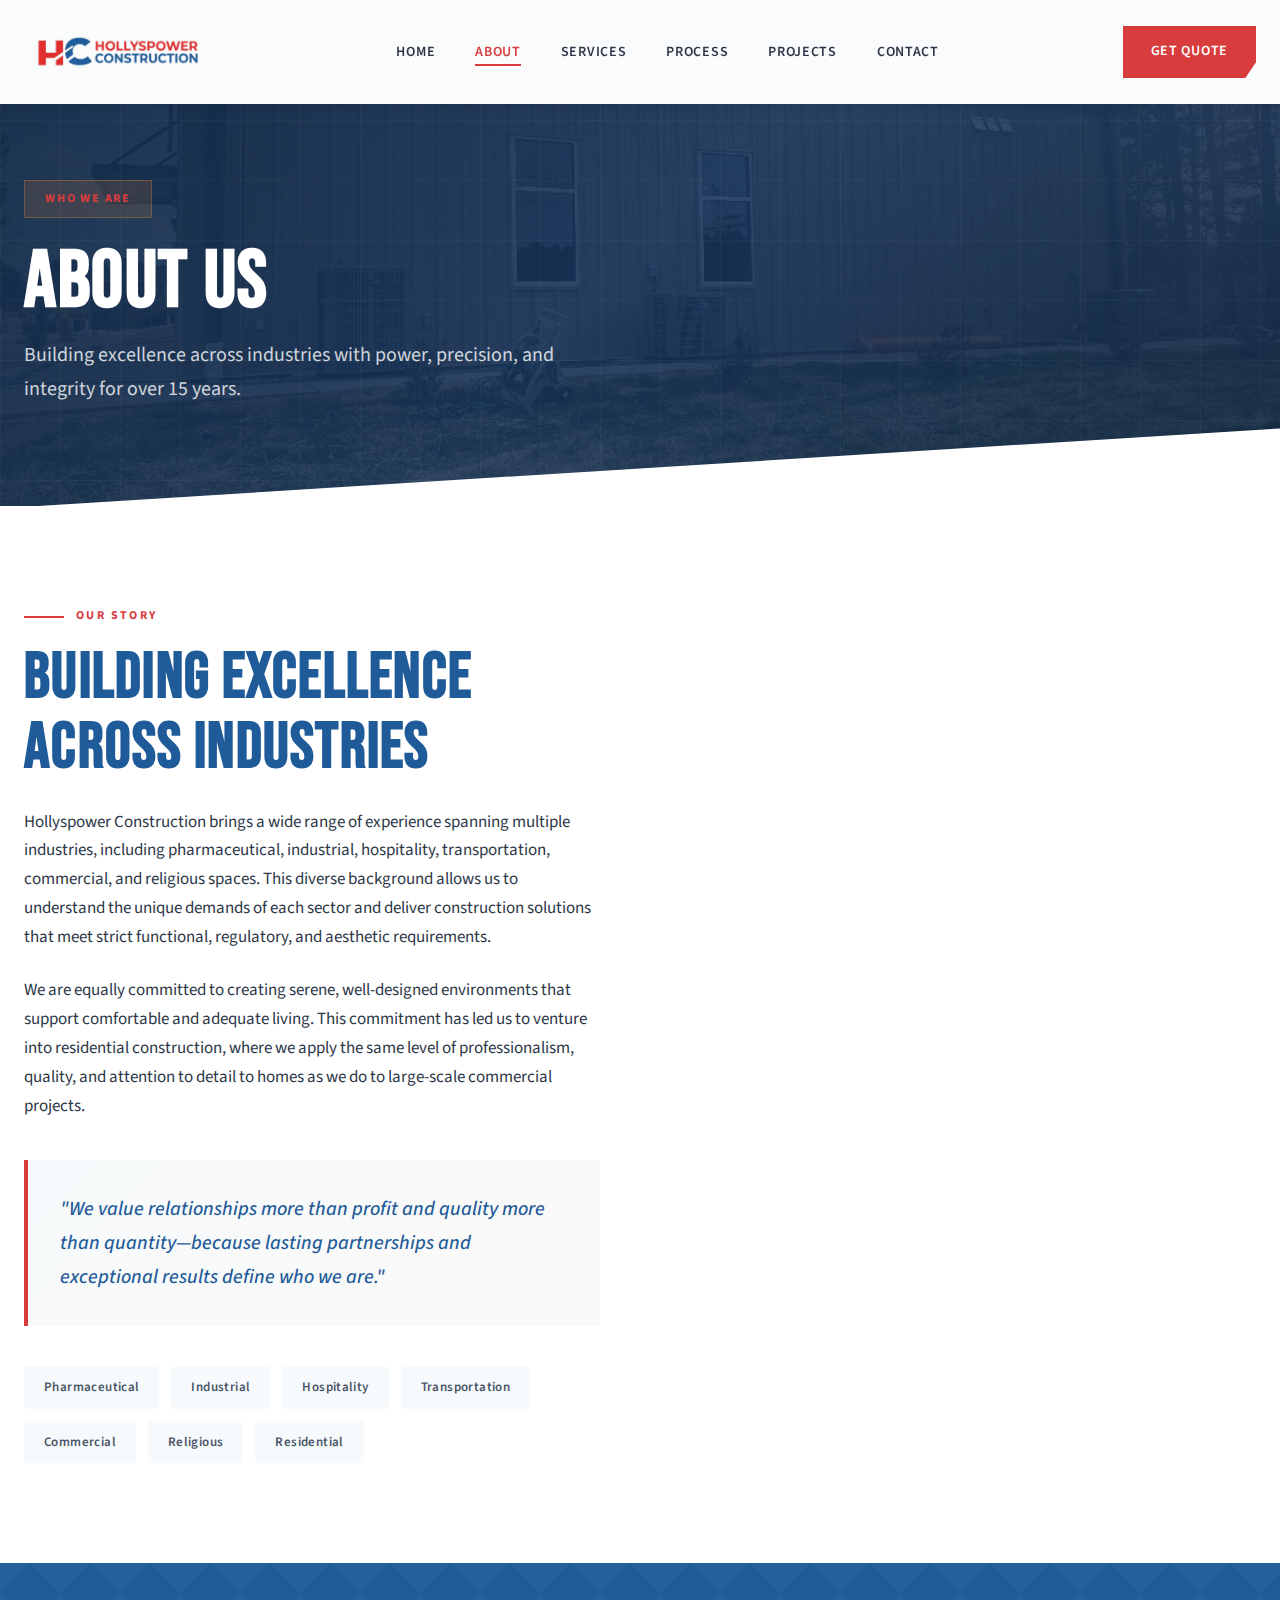
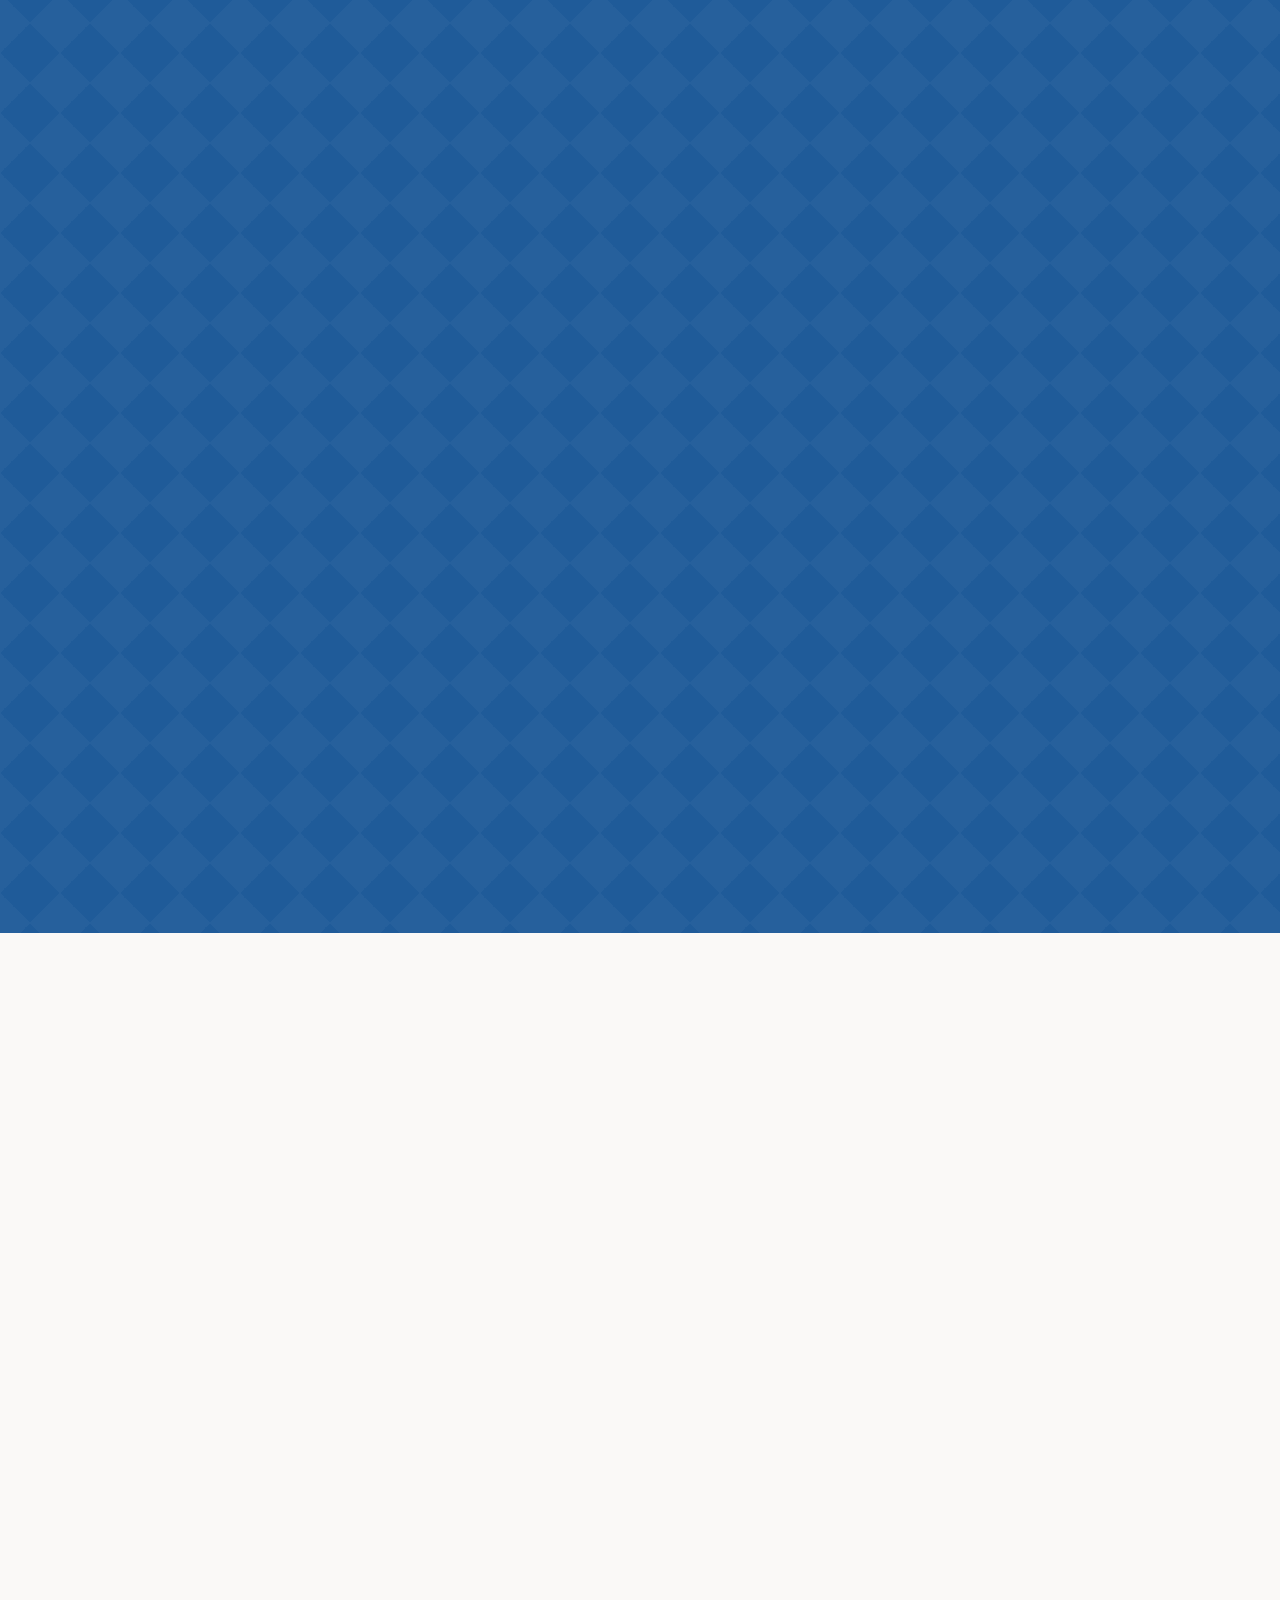
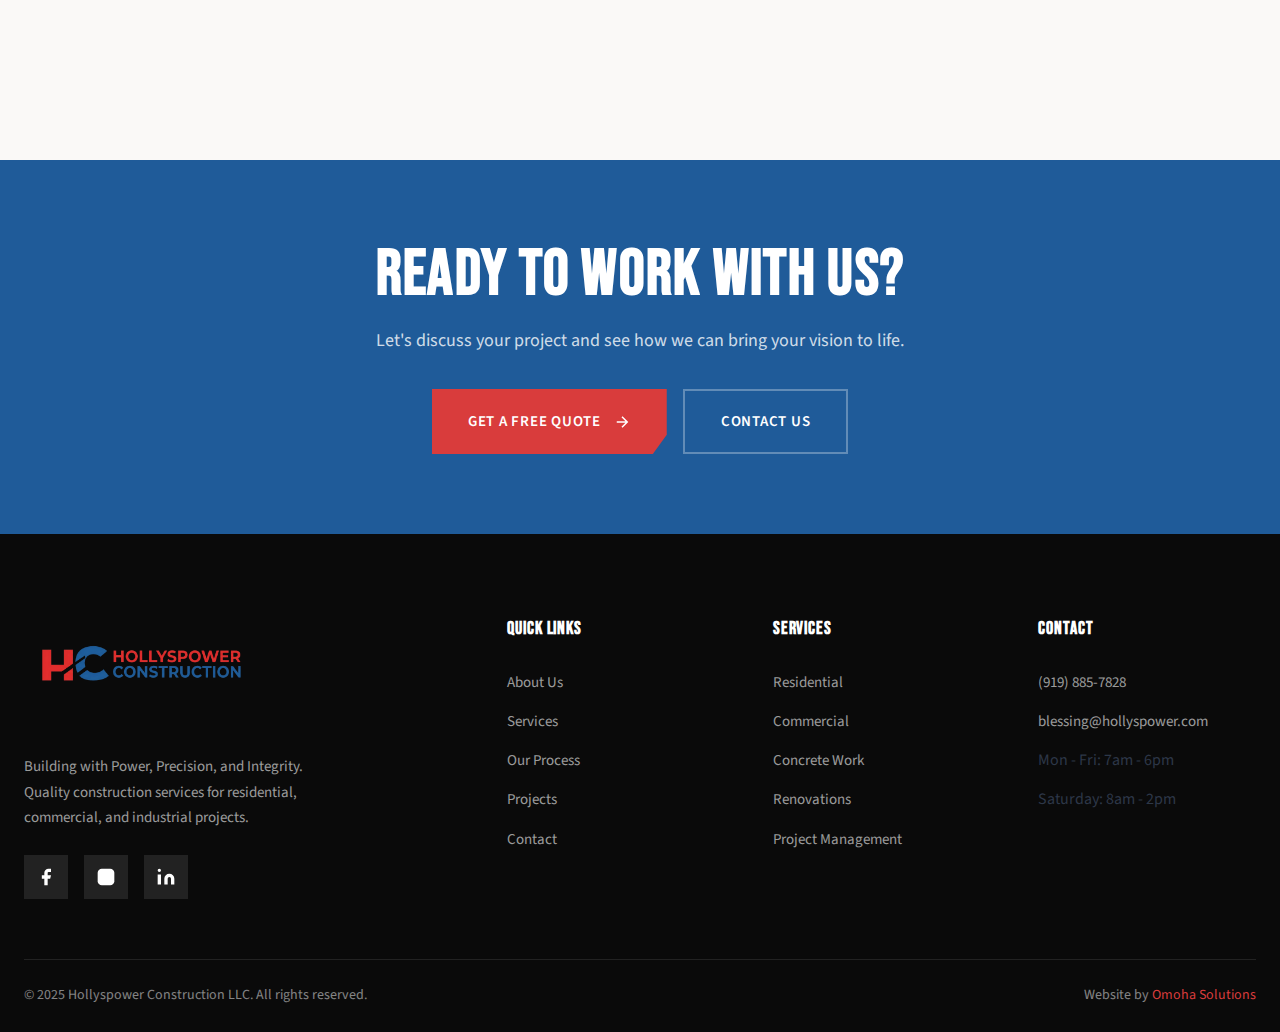
<file: about.html>
<!DOCTYPE html>
<html lang="en">
<head>
    <meta charset="UTF-8">
    <meta name="viewport" content="width=device-width, initial-scale=1.0">
    <meta name="description" content="Learn about Hollyspower Construction - Over 15 years of experience building excellence across industries with power, precision, and integrity.">
    <meta name="keywords" content="about hollyspower, construction company, experienced contractors">
    <title>About Us | Hollyspower Construction</title>

    <link rel="preconnect" href="https://fonts.googleapis.com">
    <link rel="preconnect" href="https://fonts.gstatic.com" crossorigin>
    <link href="https://fonts.googleapis.com/css2?family=Bebas+Neue&family=Source+Sans+3:wght@300;400;500;600;700&display=swap" rel="stylesheet">
    <link rel="stylesheet" href="css/styles.css">
</head>
<body>
    <!-- Navigation -->
    <nav class="nav nav-solid" id="nav">
        <div class="container">
            <div class="nav-inner">
                <a href="index.html" class="logo">
                    <img src="logo.png" alt="Hollyspower Construction Logo" style="height: 80px; width: auto; max-width: 350px;">
                </a>
                <ul class="nav-links">
                    <li><a href="index.html">Home</a></li>
                    <li><a href="about.html" class="active">About</a></li>
                    <li><a href="services.html">Services</a></li>
                    <li><a href="process.html">Process</a></li>
                    <li><a href="projects.html">Projects</a></li>
                    <li><a href="contact.html">Contact</a></li>
                </ul>
                <a href="quote.html" class="nav-cta">Get Quote</a>
                <button class="mobile-toggle" id="mobileToggle" aria-label="Toggle Menu">
                    <span></span>
                    <span></span>
                    <span></span>
                </button>
            </div>
        </div>
    </nav>

    <!-- Mobile Menu -->
    <div class="mobile-overlay" id="mobileOverlay"></div>
    <div class="mobile-menu" id="mobileMenu">
        <button class="mobile-menu-close" id="mobileClose" aria-label="Close Menu">
            <svg viewBox="0 0 24 24" fill="none" stroke-width="2"><path d="M18 6L6 18M6 6l12 12"/></svg>
        </button>
        <ul class="mobile-menu-links">
            <li><a href="index.html">Home</a></li>
            <li><a href="about.html" class="active">About</a></li>
            <li><a href="services.html">Services</a></li>
            <li><a href="process.html">Process</a></li>
            <li><a href="projects.html">Projects</a></li>
            <li><a href="contact.html">Contact</a></li>
            <li><a href="quote.html">Get Quote</a></li>
        </ul>
    </div>

    <!-- Page Header -->
    <header class="page-header">
        <div class="page-header-bg" style="background: linear-gradient(135deg, rgba(15, 39, 68, 0.95) 0%, rgba(26, 54, 93, 0.85) 50%, rgba(15, 39, 68, 0.9) 100%), url('images/project1.jpg') center/cover no-repeat;"></div>
        <div class="page-header-pattern"></div>
        <div class="page-header-diagonal"></div>
        <div class="container">
            <div class="page-header-content">
                <div class="page-header-label">
                    <span>Who We Are</span>
                </div>
                <h1 class="page-header-title">ABOUT US</h1>
                <p class="page-header-subtitle">Building excellence across industries with power, precision, and integrity for over 15 years.</p>
            </div>
        </div>
    </header>

    <!-- About Section -->
    <section class="about section">
        <div class="container">
            <div class="about-grid">
                <div class="about-content reveal">
                    <div class="section-label">Our Story</div>
                    <h2 class="section-title">BUILDING EXCELLENCE ACROSS INDUSTRIES</h2>
                    <p class="about-text">
                        Hollyspower Construction brings a wide range of experience spanning multiple industries,
                        including pharmaceutical, industrial, hospitality, transportation, commercial, and religious spaces.
                        This diverse background allows us to understand the unique demands of each sector and deliver
                        construction solutions that meet strict functional, regulatory, and aesthetic requirements.
                    </p>
                    <p class="about-text">
                        We are equally committed to creating serene, well-designed environments that support comfortable
                        and adequate living. This commitment has led us to venture into residential construction, where we
                        apply the same level of professionalism, quality, and attention to detail to homes as we do to
                        large-scale commercial projects.
                    </p>
                    <div class="about-highlight">
                        <p>"We value relationships more than profit and quality more than quantity—because lasting
                        partnerships and exceptional results define who we are."</p>
                    </div>
                    <div class="industries">
                        <span class="industry-tag">Pharmaceutical</span>
                        <span class="industry-tag">Industrial</span>
                        <span class="industry-tag">Hospitality</span>
                        <span class="industry-tag">Transportation</span>
                        <span class="industry-tag">Commercial</span>
                        <span class="industry-tag">Religious</span>
                        <span class="industry-tag">Residential</span>
                    </div>
                </div>
                <div class="about-image reveal reveal-delay-2">
                    <img src="images/project1.jpg" alt="Hollyspower Construction completed project">
                    <div class="about-image-overlay">
                        <span>15+</span>
                        <span>Years Strong</span>
                    </div>
                </div>
            </div>
        </div>
    </section>

    <!-- Why Choose Us Section -->
    <section class="why-us section">
        <div class="why-us-pattern"></div>
        <div class="container">
            <div class="why-us-content">
                <div class="section-label reveal">Why Choose Us</div>
                <h2 class="section-title reveal">THE HOLLYSPOWER DIFFERENCE</h2>
                <p class="section-subtitle reveal">
                    We don't just build projects—we build trust and lasting relationships.
                </p>
                <div class="why-us-grid">
                    <div class="why-us-item reveal">
                        <div class="why-us-icon">
                            <svg viewBox="0 0 24 24"><path d="M17 21v-2a4 4 0 00-4-4H5a4 4 0 00-4 4v2M9 11a4 4 0 100-8 4 4 0 000 8zM23 21v-2a4 4 0 00-3-3.87M16 3.13a4 4 0 010 7.75"/></svg>
                        </div>
                        <div class="why-us-text">
                            <h3>EXPERIENCED TEAM</h3>
                            <p>Skilled professionals with proven expertise across multiple industries.</p>
                        </div>
                    </div>
                    <div class="why-us-item reveal reveal-delay-1">
                        <div class="why-us-icon">
                            <svg viewBox="0 0 24 24"><path d="M9 12l2 2 4-4m6 2a9 9 0 11-18 0 9 9 0 0118 0z"/></svg>
                        </div>
                        <div class="why-us-text">
                            <h3>QUALITY ASSURANCE</h3>
                            <p>Meticulous attention to detail at every phase of construction.</p>
                        </div>
                    </div>
                    <div class="why-us-item reveal reveal-delay-2">
                        <div class="why-us-icon">
                            <svg viewBox="0 0 24 24"><path d="M9 12l2 2 4-4m5.618-4.016A11.955 11.955 0 0112 2.944a11.955 11.955 0 01-8.618 3.04A12.02 12.02 0 003 9c0 5.591 3.824 10.29 9 11.622 5.176-1.332 9-6.03 9-11.622 0-1.042-.133-2.052-.382-3.016z"/></svg>
                        </div>
                        <div class="why-us-text">
                            <h3>SAFETY DRIVEN</h3>
                            <p>Strict adherence to OSHA standards and local safety regulations.</p>
                        </div>
                    </div>
                    <div class="why-us-item reveal reveal-delay-1">
                        <div class="why-us-icon">
                            <svg viewBox="0 0 24 24"><path d="M12 8v4l3 3m6-3a9 9 0 11-18 0 9 9 0 0118 0z"/></svg>
                        </div>
                        <div class="why-us-text">
                            <h3>ON-TIME DELIVERY</h3>
                            <p>Reliable scheduling and efficient project execution.</p>
                        </div>
                    </div>
                    <div class="why-us-item reveal reveal-delay-2">
                        <div class="why-us-icon">
                            <svg viewBox="0 0 24 24"><path d="M4.318 6.318a4.5 4.5 0 000 6.364L12 20.364l7.682-7.682a4.5 4.5 0 00-6.364-6.364L12 7.636l-1.318-1.318a4.5 4.5 0 00-6.364 0z"/></svg>
                        </div>
                        <div class="why-us-text">
                            <h3>CUSTOMER SATISFACTION</h3>
                            <p>Your goals and vision guide our entire process.</p>
                        </div>
                    </div>
                    <div class="why-us-item reveal reveal-delay-3">
                        <div class="why-us-icon">
                            <svg viewBox="0 0 24 24"><path d="M12 8c-1.657 0-3 .895-3 2s1.343 2 3 2 3 .895 3 2-1.343 2-3 2m0-8c1.11 0 2.08.402 2.599 1M12 8V7m0 1v8m0 0v1m0-1c-1.11 0-2.08-.402-2.599-1M21 12a9 9 0 11-18 0 9 9 0 0118 0z"/></svg>
                        </div>
                        <div class="why-us-text">
                            <h3>EXCEPTIONAL VALUE</h3>
                            <p>Quality craftsmanship that delivers long-term returns.</p>
                        </div>
                    </div>
                </div>
                <div class="why-us-quote reveal">
                    <p>"At Hollyspower Construction, quality is never compromised, timelines are respected,
                    and every project is built to deliver long-term value."</p>
                </div>
            </div>
        </div>
    </section>

    <!-- Safety Section -->
    <section class="safety section">
        <div class="container">
            <div class="safety-grid">
                <div class="safety-content reveal">
                    <div class="section-label">Safety First</div>
                    <h2 class="section-title">OUR SAFETY COMMITMENT</h2>
                    <p class="section-subtitle">
                        Safety is a core part of our operations. Hollyspower Construction maintains
                        a strong safety culture through continuous training and strict compliance.
                    </p>
                    <ul class="safety-list">
                        <li>
                            <div class="safety-check">
                                <svg viewBox="0 0 24 24"><path d="M5 13l4 4L19 7"/></svg>
                            </div>
                            <span>Regular safety meetings and ongoing training programs</span>
                        </li>
                        <li>
                            <div class="safety-check">
                                <svg viewBox="0 0 24 24"><path d="M5 13l4 4L19 7"/></svg>
                            </div>
                            <span>Full compliance with OSHA and local regulations</span>
                        </li>
                        <li>
                            <div class="safety-check">
                                <svg viewBox="0 0 24 24"><path d="M5 13l4 4L19 7"/></svg>
                            </div>
                            <span>Comprehensive jobsite hazard assessments</span>
                        </li>
                        <li>
                            <div class="safety-check">
                                <svg viewBox="0 0 24 24"><path d="M5 13l4 4L19 7"/></svg>
                            </div>
                            <span>Proper use of PPE and safety equipment</span>
                        </li>
                        <li>
                            <div class="safety-check">
                                <svg viewBox="0 0 24 24"><path d="M5 13l4 4L19 7"/></svg>
                            </div>
                            <span>Zero-incident goal for every project</span>
                        </li>
                    </ul>
                </div>
                <div class="safety-image reveal reveal-delay-2">
                    <img src="images/project3.jpg" alt="Hollyspower Construction building exterior">
                    <div class="safety-badge">OSHA Compliant</div>
                </div>
            </div>
        </div>
    </section>

    <!-- CTA Section -->
    <section class="cta-section">
        <div class="container">
            <h2 class="section-title">READY TO WORK WITH US?</h2>
            <p>Let's discuss your project and see how we can bring your vision to life.</p>
            <div class="cta-buttons">
                <a href="quote.html" class="btn btn-primary">
                    Get a Free Quote
                    <svg viewBox="0 0 24 24" fill="none" stroke="currentColor" stroke-width="2"><path d="M5 12h14M12 5l7 7-7 7"/></svg>
                </a>
                <a href="contact.html" class="btn btn-secondary">Contact Us</a>
            </div>
        </div>
    </section>

    <!-- Footer -->
    <footer class="footer">
        <div class="container">
            <div class="footer-grid">
                <div class="footer-brand">
                    <div class="footer-logo">
                        <img src="logo.png" alt="Hollyspower Construction Logo" style="height: 100px; width: auto; max-width: 400px; margin-bottom: 16px;">
                    </div>
                    <p class="footer-tagline">
                        Building with Power, Precision, and Integrity. Quality construction services
                        for residential, commercial, and industrial projects.
                    </p>
                    <div class="footer-social">
                        <a href="#" aria-label="Facebook">
                            <svg viewBox="0 0 24 24"><path d="M18 2h-3a5 5 0 00-5 5v3H7v4h3v8h4v-8h3l1-4h-4V7a1 1 0 011-1h3z"/></svg>
                        </a>
                        <a href="#" aria-label="Instagram">
                            <svg viewBox="0 0 24 24"><rect x="2" y="2" width="20" height="20" rx="5" ry="5"/><path d="M16 11.37A4 4 0 1112.63 8 4 4 0 0116 11.37zM17.5 6.5h.01"/></svg>
                        </a>
                        <a href="#" aria-label="LinkedIn">
                            <svg viewBox="0 0 24 24"><path d="M16 8a6 6 0 016 6v7h-4v-7a2 2 0 00-2-2 2 2 0 00-2 2v7h-4v-7a6 6 0 016-6zM2 9h4v12H2zM4 6a2 2 0 100-4 2 2 0 000 4z"/></svg>
                        </a>
                    </div>
                </div>
                <div class="footer-col">
                    <h4>QUICK LINKS</h4>
                    <ul class="footer-links">
                        <li><a href="about.html">About Us</a></li>
                        <li><a href="services.html">Services</a></li>
                        <li><a href="process.html">Our Process</a></li>
                        <li><a href="projects.html">Projects</a></li>
                        <li><a href="contact.html">Contact</a></li>
                    </ul>
                </div>
                <div class="footer-col">
                    <h4>SERVICES</h4>
                    <ul class="footer-links">
                        <li><a href="services.html">Residential</a></li>
                        <li><a href="services.html">Commercial</a></li>
                        <li><a href="services.html">Concrete Work</a></li>
                        <li><a href="services.html">Renovations</a></li>
                        <li><a href="services.html">Project Management</a></li>
                    </ul>
                </div>
                <div class="footer-col">
                    <h4>CONTACT</h4>
                    <ul class="footer-links">
                        <li><a href="tel:+19198857828">(919) 885-7828</a></li>
                        <li><a href="mailto:blessing@hollyspower.com">blessing@hollyspower.com</a></li>
                        <li>Mon - Fri: 7am - 6pm</li>
                        <li>Saturday: 8am - 2pm</li>
                    </ul>
                </div>
            </div>
            <div class="footer-bottom">
                <p>&copy; 2025 Hollyspower Construction LLC. All rights reserved.</p>
                <p>Website by <a href="https://omohasolutions.com" target="_blank">Omoha Solutions</a></p>
            </div>
        </div>
    </footer>

    <button class="scroll-top" id="scrollTop" aria-label="Scroll to top">
        <svg viewBox="0 0 24 24"><path d="M18 15l-6-6-6 6"/></svg>
    </button>

    <script src="js/main.js"></script>
</body>
</html>
</file>
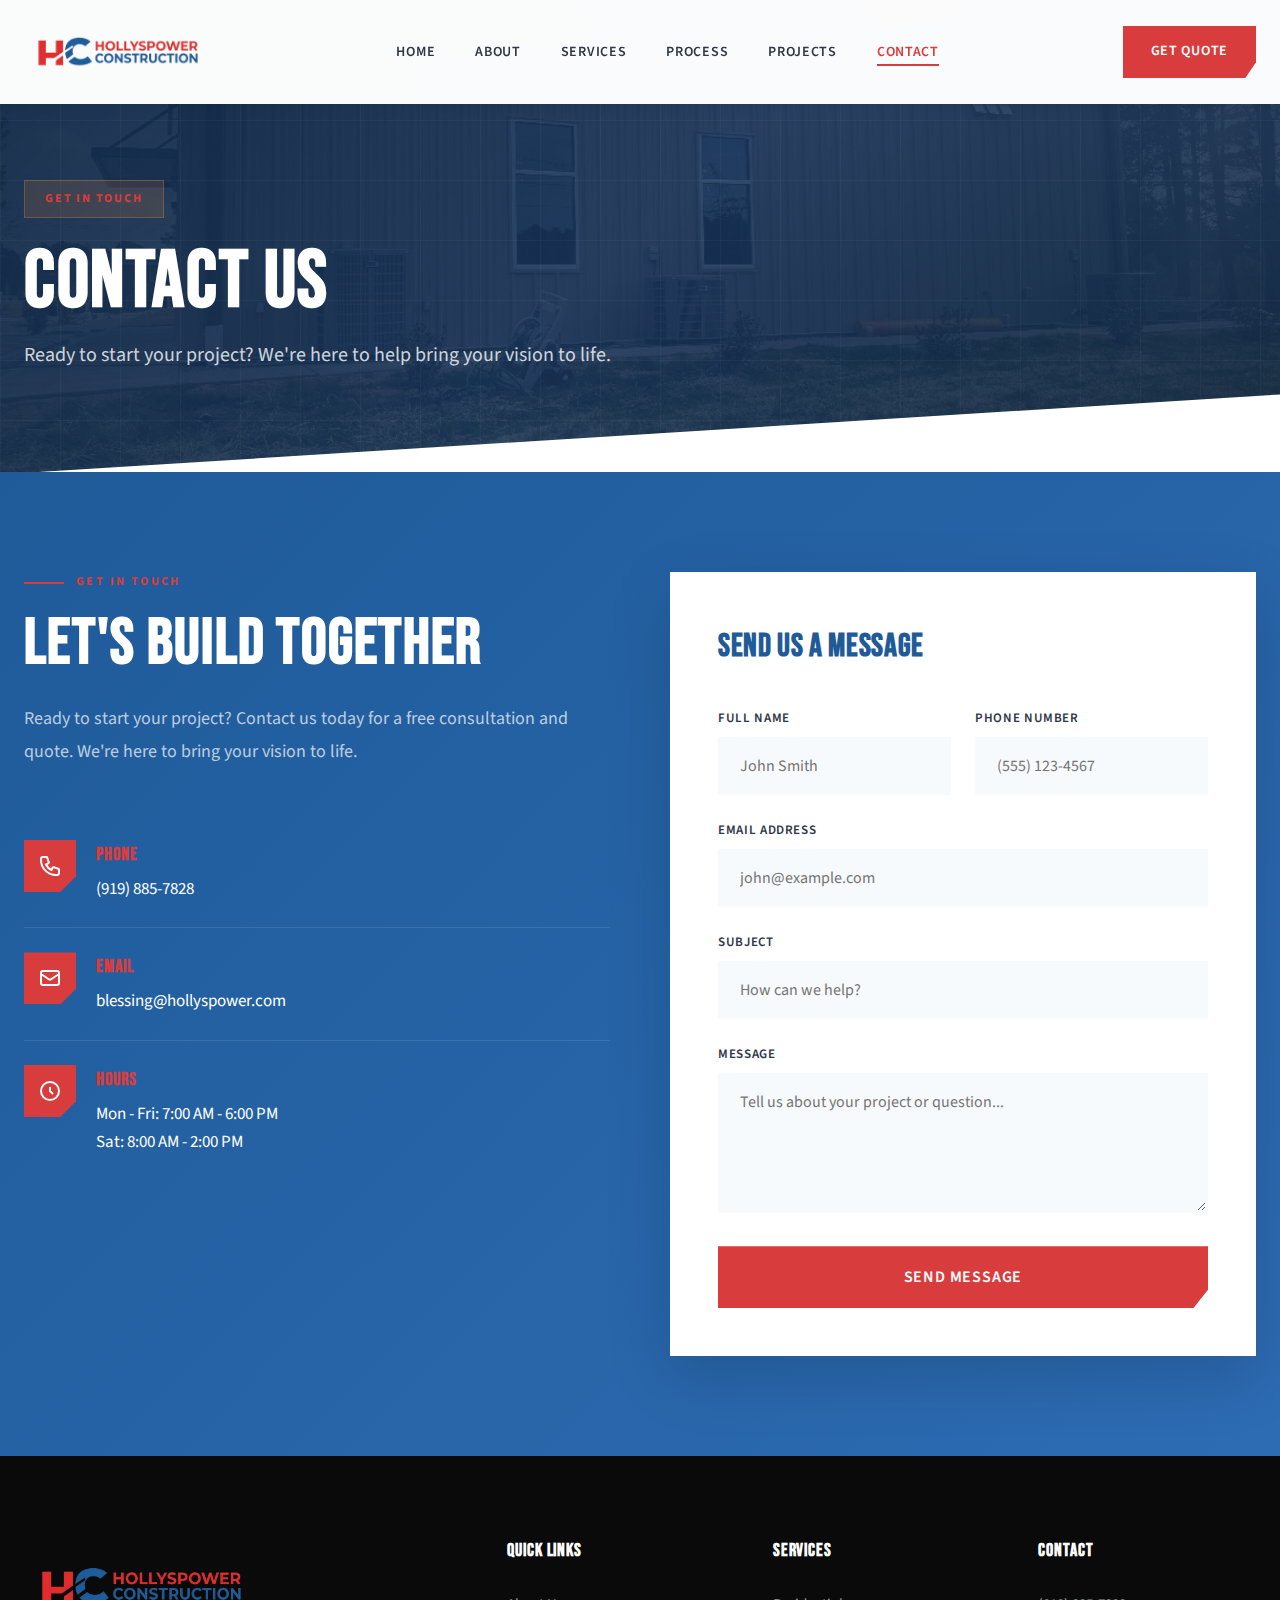
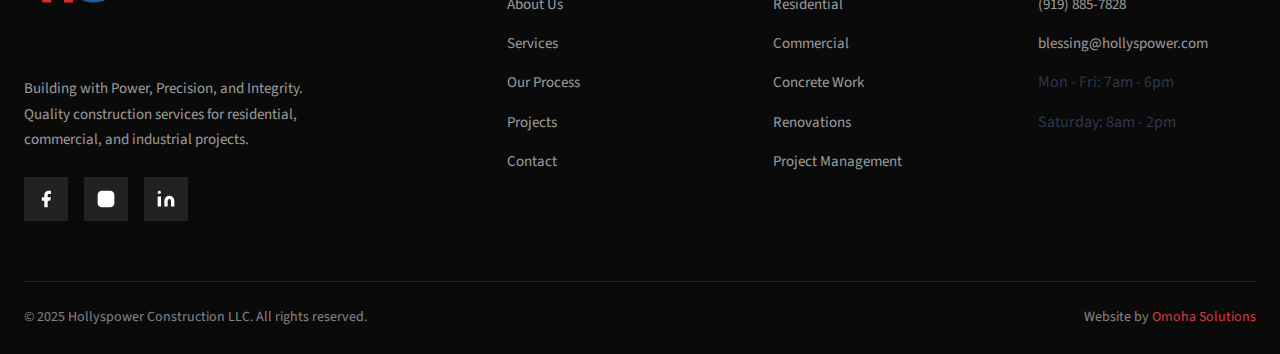
<file: contact.html>
<!DOCTYPE html>
<html lang="en">
<head>
    <meta charset="UTF-8">
    <meta name="viewport" content="width=device-width, initial-scale=1.0">
    <meta name="description" content="Contact Hollyspower Construction - Get in touch with us for all your construction needs. Call (919) 885-7828 or email blessing@hollyspower.com">
    <meta name="keywords" content="contact hollyspower, construction contact, get in touch">
    <title>Contact Us | Hollyspower Construction</title>

    <link rel="preconnect" href="https://fonts.googleapis.com">
    <link rel="preconnect" href="https://fonts.gstatic.com" crossorigin>
    <link href="https://fonts.googleapis.com/css2?family=Bebas+Neue&family=Source+Sans+3:wght@300;400;500;600;700&display=swap" rel="stylesheet">
    <link rel="stylesheet" href="css/styles.css">
</head>
<body>
    <!-- Navigation -->
    <nav class="nav nav-solid" id="nav">
        <div class="container">
            <div class="nav-inner">
                <a href="index.html" class="logo">
                    <img src="logo.png" alt="Hollyspower Construction Logo" style="height: 80px; width: auto; max-width: 350px;">
                </a>
                <ul class="nav-links">
                    <li><a href="index.html">Home</a></li>
                    <li><a href="about.html">About</a></li>
                    <li><a href="services.html">Services</a></li>
                    <li><a href="process.html">Process</a></li>
                    <li><a href="projects.html">Projects</a></li>
                    <li><a href="contact.html" class="active">Contact</a></li>
                </ul>
                <a href="quote.html" class="nav-cta">Get Quote</a>
                <button class="mobile-toggle" id="mobileToggle" aria-label="Toggle Menu">
                    <span></span>
                    <span></span>
                    <span></span>
                </button>
            </div>
        </div>
    </nav>

    <!-- Mobile Menu -->
    <div class="mobile-overlay" id="mobileOverlay"></div>
    <div class="mobile-menu" id="mobileMenu">
        <button class="mobile-menu-close" id="mobileClose" aria-label="Close Menu">
            <svg viewBox="0 0 24 24" fill="none" stroke-width="2"><path d="M18 6L6 18M6 6l12 12"/></svg>
        </button>
        <ul class="mobile-menu-links">
            <li><a href="index.html">Home</a></li>
            <li><a href="about.html">About</a></li>
            <li><a href="services.html">Services</a></li>
            <li><a href="process.html">Process</a></li>
            <li><a href="projects.html">Projects</a></li>
            <li><a href="contact.html" class="active">Contact</a></li>
            <li><a href="quote.html">Get Quote</a></li>
        </ul>
    </div>

    <!-- Page Header -->
    <header class="page-header">
        <div class="page-header-bg" style="background: linear-gradient(135deg, rgba(15, 39, 68, 0.95) 0%, rgba(26, 54, 93, 0.85) 50%, rgba(15, 39, 68, 0.9) 100%), url('images/project1.jpg') center/cover no-repeat;"></div>
        <div class="page-header-pattern"></div>
        <div class="page-header-diagonal"></div>
        <div class="container">
            <div class="page-header-content">
                <div class="page-header-label">
                    <span>Get In Touch</span>
                </div>
                <h1 class="page-header-title">CONTACT US</h1>
                <p class="page-header-subtitle">Ready to start your project? We're here to help bring your vision to life.</p>
            </div>
        </div>
    </header>

    <!-- Contact Section -->
    <section class="contact section" style="background: linear-gradient(135deg, var(--primary) 0%, var(--primary-light) 100%);">
        <div class="container">
            <div class="contact-grid">
                <div class="contact-info reveal">
                    <div class="section-label">Get In Touch</div>
                    <h2 class="section-title">LET'S BUILD TOGETHER</h2>
                    <p class="section-subtitle">
                        Ready to start your project? Contact us today for a free consultation
                        and quote. We're here to bring your vision to life.
                    </p>
                    <ul class="contact-details">
                        <li>
                            <div class="contact-icon">
                                <svg viewBox="0 0 24 24"><path d="M3 5a2 2 0 012-2h3.28a1 1 0 01.948.684l1.498 4.493a1 1 0 01-.502 1.21l-2.257 1.13a11.042 11.042 0 005.516 5.516l1.13-2.257a1 1 0 011.21-.502l4.493 1.498a1 1 0 01.684.949V19a2 2 0 01-2 2h-1C9.716 21 3 14.284 3 6V5z"/></svg>
                            </div>
                            <div class="contact-text">
                                <h4>PHONE</h4>
                                <a href="tel:+19198857828">(919) 885-7828</a>
                            </div>
                        </li>
                        <li>
                            <div class="contact-icon">
                                <svg viewBox="0 0 24 24"><path d="M3 8l7.89 5.26a2 2 0 002.22 0L21 8M5 19h14a2 2 0 002-2V7a2 2 0 00-2-2H5a2 2 0 00-2 2v10a2 2 0 002 2z"/></svg>
                            </div>
                            <div class="contact-text">
                                <h4>EMAIL</h4>
                                <a href="mailto:blessing@hollyspower.com">blessing@hollyspower.com</a>
                            </div>
                        </li>
                        <li>
                            <div class="contact-icon">
                                <svg viewBox="0 0 24 24"><path d="M12 8v4l3 3m6-3a9 9 0 11-18 0 9 9 0 0118 0z"/></svg>
                            </div>
                            <div class="contact-text">
                                <h4>HOURS</h4>
                                <p>Mon - Fri: 7:00 AM - 6:00 PM<br>Sat: 8:00 AM - 2:00 PM</p>
                            </div>
                        </li>
                    </ul>
                </div>
                <div class="contact-form-wrapper reveal reveal-delay-2">
                    <h3 class="contact-form-title">SEND US A MESSAGE</h3>
                    <form id="contactForm" action="#" method="POST">
                        <div class="form-row">
                            <div class="form-group">
                                <label for="name">Full Name</label>
                                <input type="text" id="name" name="name" placeholder="John Smith" required>
                            </div>
                            <div class="form-group">
                                <label for="phone">Phone Number</label>
                                <input type="tel" id="phone" name="phone" placeholder="(555) 123-4567" required>
                            </div>
                        </div>
                        <div class="form-group">
                            <label for="email">Email Address</label>
                            <input type="email" id="email" name="email" placeholder="john@example.com" required>
                        </div>
                        <div class="form-group">
                            <label for="subject">Subject</label>
                            <input type="text" id="subject" name="subject" placeholder="How can we help?" required>
                        </div>
                        <div class="form-group">
                            <label for="message">Message</label>
                            <textarea id="message" name="message" placeholder="Tell us about your project or question..." required></textarea>
                        </div>
                        <button type="submit" class="form-submit">Send Message</button>
                    </form>
                </div>
            </div>
        </div>
    </section>

    <!-- Footer -->
    <footer class="footer">
        <div class="container">
            <div class="footer-grid">
                <div class="footer-brand">
                    <div class="footer-logo">
                        <img src="logo.png" alt="Hollyspower Construction Logo" style="height: 100px; width: auto; max-width: 400px; margin-bottom: 16px;">
                    </div>
                    <p class="footer-tagline">
                        Building with Power, Precision, and Integrity. Quality construction services
                        for residential, commercial, and industrial projects.
                    </p>
                    <div class="footer-social">
                        <a href="#" aria-label="Facebook">
                            <svg viewBox="0 0 24 24"><path d="M18 2h-3a5 5 0 00-5 5v3H7v4h3v8h4v-8h3l1-4h-4V7a1 1 0 011-1h3z"/></svg>
                        </a>
                        <a href="#" aria-label="Instagram">
                            <svg viewBox="0 0 24 24"><rect x="2" y="2" width="20" height="20" rx="5" ry="5"/><path d="M16 11.37A4 4 0 1112.63 8 4 4 0 0116 11.37zM17.5 6.5h.01"/></svg>
                        </a>
                        <a href="#" aria-label="LinkedIn">
                            <svg viewBox="0 0 24 24"><path d="M16 8a6 6 0 016 6v7h-4v-7a2 2 0 00-2-2 2 2 0 00-2 2v7h-4v-7a6 6 0 016-6zM2 9h4v12H2zM4 6a2 2 0 100-4 2 2 0 000 4z"/></svg>
                        </a>
                    </div>
                </div>
                <div class="footer-col">
                    <h4>QUICK LINKS</h4>
                    <ul class="footer-links">
                        <li><a href="about.html">About Us</a></li>
                        <li><a href="services.html">Services</a></li>
                        <li><a href="process.html">Our Process</a></li>
                        <li><a href="projects.html">Projects</a></li>
                        <li><a href="contact.html">Contact</a></li>
                    </ul>
                </div>
                <div class="footer-col">
                    <h4>SERVICES</h4>
                    <ul class="footer-links">
                        <li><a href="services.html">Residential</a></li>
                        <li><a href="services.html">Commercial</a></li>
                        <li><a href="services.html">Concrete Work</a></li>
                        <li><a href="services.html">Renovations</a></li>
                        <li><a href="services.html">Project Management</a></li>
                    </ul>
                </div>
                <div class="footer-col">
                    <h4>CONTACT</h4>
                    <ul class="footer-links">
                        <li><a href="tel:+19198857828">(919) 885-7828</a></li>
                        <li><a href="mailto:blessing@hollyspower.com">blessing@hollyspower.com</a></li>
                        <li>Mon - Fri: 7am - 6pm</li>
                        <li>Saturday: 8am - 2pm</li>
                    </ul>
                </div>
            </div>
            <div class="footer-bottom">
                <p>&copy; 2025 Hollyspower Construction LLC. All rights reserved.</p>
                <p>Website by <a href="https://omohasolutions.com" target="_blank">Omoha Solutions</a></p>
            </div>
        </div>
    </footer>

    <button class="scroll-top" id="scrollTop" aria-label="Scroll to top">
        <svg viewBox="0 0 24 24"><path d="M18 15l-6-6-6 6"/></svg>
    </button>

    <script src="js/main.js"></script>
</body>
</html>
</file>
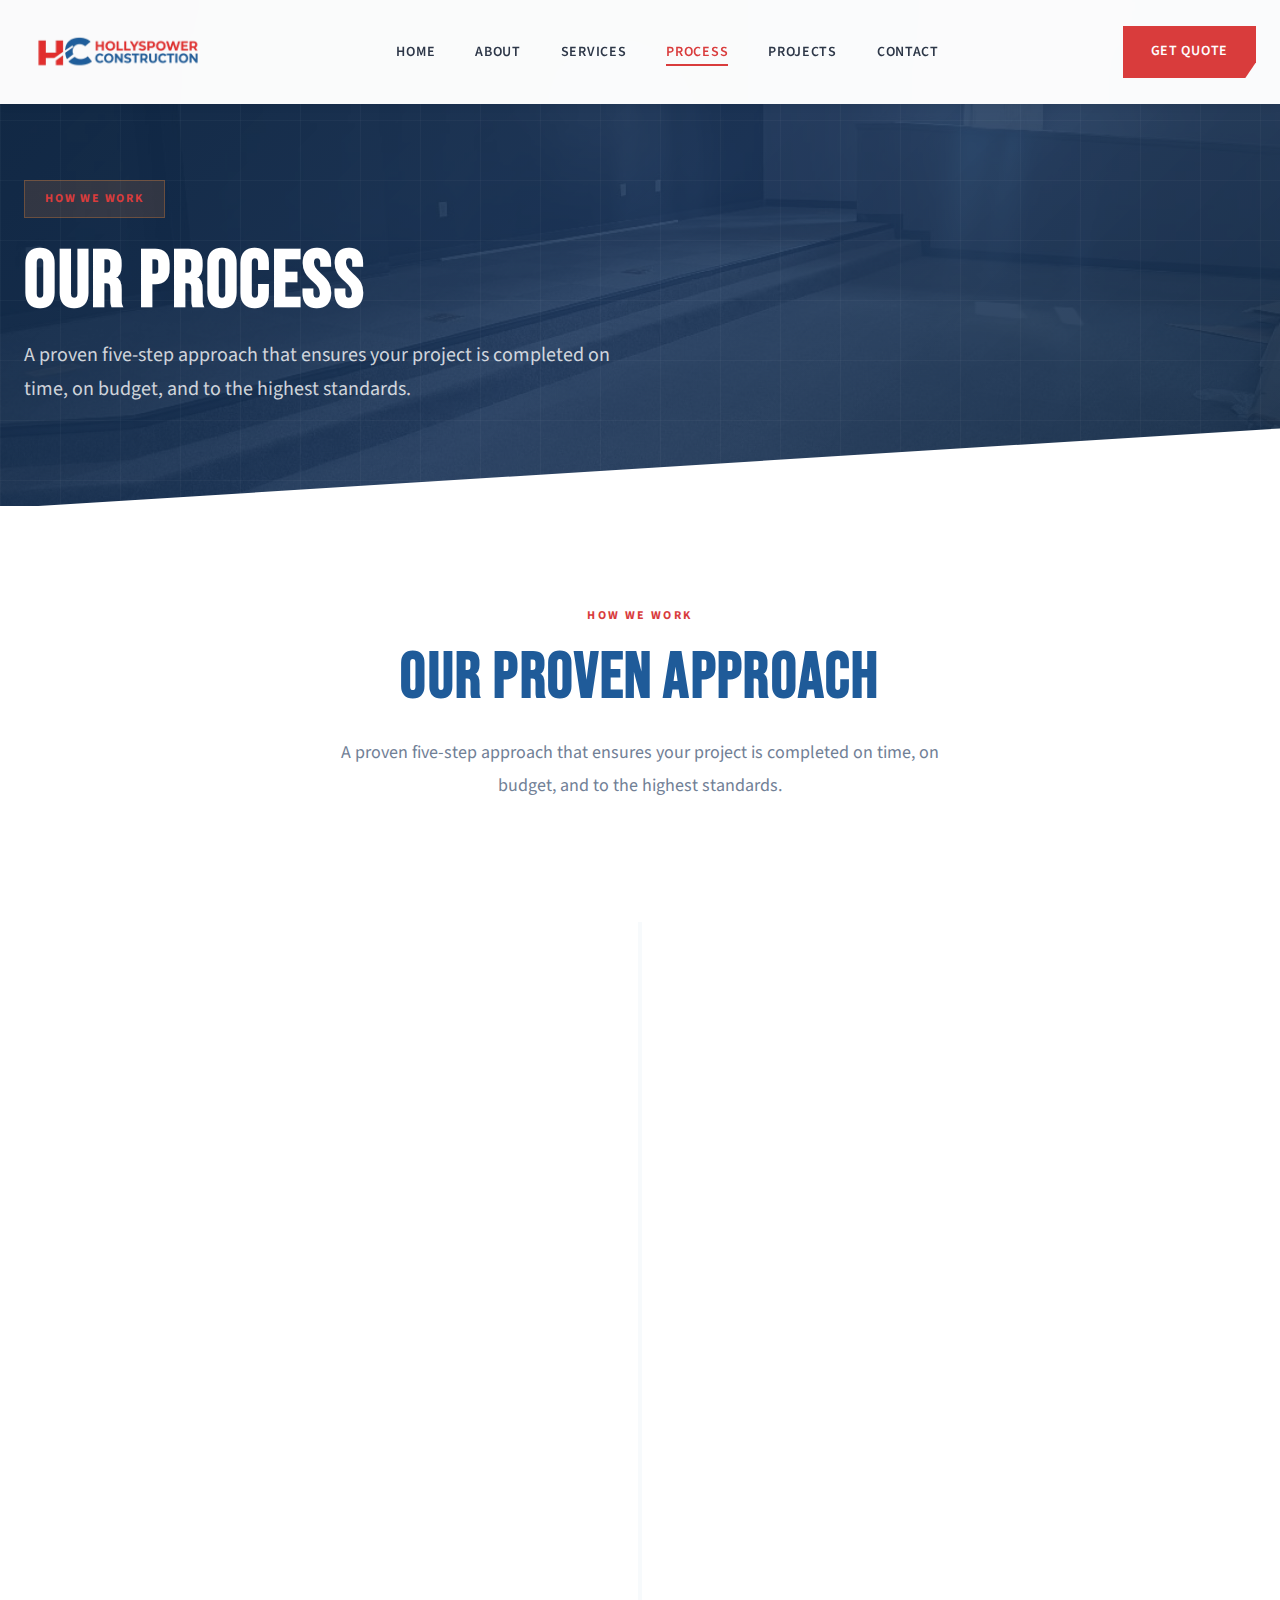
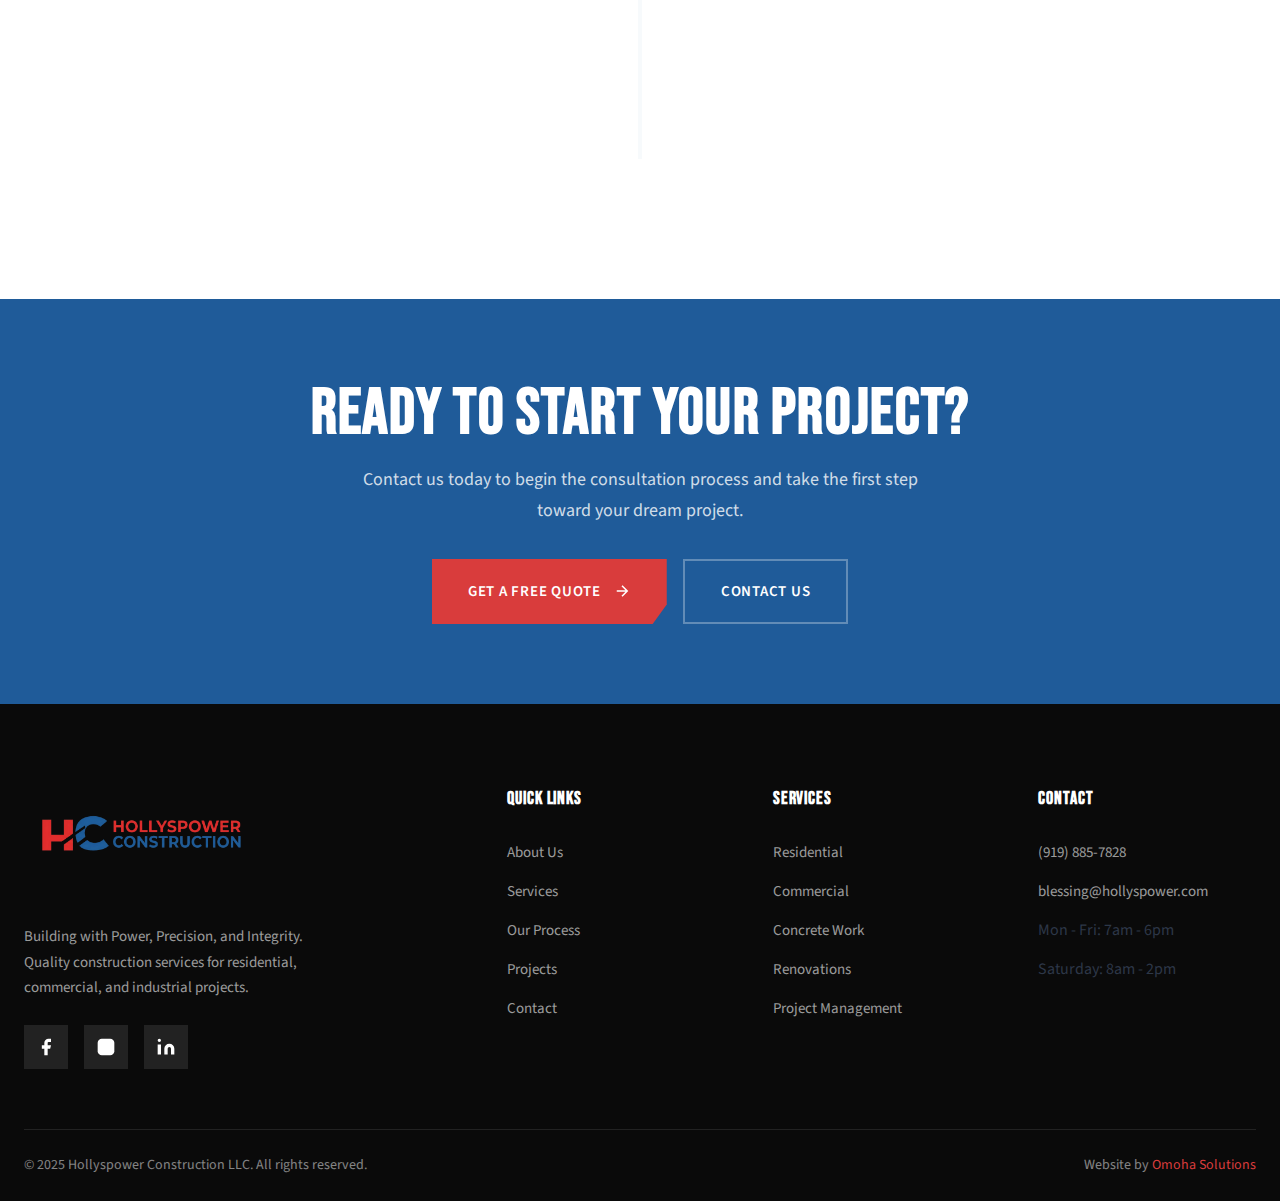
<file: process.html>
<!DOCTYPE html>
<html lang="en">
<head>
    <meta charset="UTF-8">
    <meta name="viewport" content="width=device-width, initial-scale=1.0">
    <meta name="description" content="Hollyspower Construction process - Our proven five-step approach ensures your project is completed on time, on budget, and to the highest standards.">
    <meta name="keywords" content="construction process, project management, construction workflow">
    <title>Our Process | Hollyspower Construction</title>

    <link rel="preconnect" href="https://fonts.googleapis.com">
    <link rel="preconnect" href="https://fonts.gstatic.com" crossorigin>
    <link href="https://fonts.googleapis.com/css2?family=Bebas+Neue&family=Source+Sans+3:wght@300;400;500;600;700&display=swap" rel="stylesheet">
    <link rel="stylesheet" href="css/styles.css">
</head>
<body>
    <!-- Navigation -->
    <nav class="nav nav-solid" id="nav">
        <div class="container">
            <div class="nav-inner">
                <a href="index.html" class="logo">
                    <img src="logo.png" alt="Hollyspower Construction Logo" style="height: 80px; width: auto; max-width: 350px;">
                </a>
                <ul class="nav-links">
                    <li><a href="index.html">Home</a></li>
                    <li><a href="about.html">About</a></li>
                    <li><a href="services.html">Services</a></li>
                    <li><a href="process.html" class="active">Process</a></li>
                    <li><a href="projects.html">Projects</a></li>
                    <li><a href="contact.html">Contact</a></li>
                </ul>
                <a href="quote.html" class="nav-cta">Get Quote</a>
                <button class="mobile-toggle" id="mobileToggle" aria-label="Toggle Menu">
                    <span></span>
                    <span></span>
                    <span></span>
                </button>
            </div>
        </div>
    </nav>

    <!-- Mobile Menu -->
    <div class="mobile-overlay" id="mobileOverlay"></div>
    <div class="mobile-menu" id="mobileMenu">
        <button class="mobile-menu-close" id="mobileClose" aria-label="Close Menu">
            <svg viewBox="0 0 24 24" fill="none" stroke-width="2"><path d="M18 6L6 18M6 6l12 12"/></svg>
        </button>
        <ul class="mobile-menu-links">
            <li><a href="index.html">Home</a></li>
            <li><a href="about.html">About</a></li>
            <li><a href="services.html">Services</a></li>
            <li><a href="process.html" class="active">Process</a></li>
            <li><a href="projects.html">Projects</a></li>
            <li><a href="contact.html">Contact</a></li>
            <li><a href="quote.html">Get Quote</a></li>
        </ul>
    </div>

    <!-- Page Header -->
    <header class="page-header">
        <div class="page-header-bg" style="background: linear-gradient(135deg, rgba(15, 39, 68, 0.95) 0%, rgba(26, 54, 93, 0.85) 50%, rgba(15, 39, 68, 0.9) 100%), url('images/project3.jpg') center/cover no-repeat;"></div>
        <div class="page-header-pattern"></div>
        <div class="page-header-diagonal"></div>
        <div class="container">
            <div class="page-header-content">
                <div class="page-header-label">
                    <span>How We Work</span>
                </div>
                <h1 class="page-header-title">OUR PROCESS</h1>
                <p class="page-header-subtitle">A proven five-step approach that ensures your project is completed on time, on budget, and to the highest standards.</p>
            </div>
        </div>
    </header>

    <!-- Process Section -->
    <section class="process section">
        <div class="container">
            <div class="process-header reveal">
                <div class="section-label">How We Work</div>
                <h2 class="section-title">OUR PROVEN APPROACH</h2>
                <p class="section-subtitle">
                    A proven five-step approach that ensures your project is completed
                    on time, on budget, and to the highest standards.
                </p>
            </div>
            <div class="process-timeline">
                <div class="process-step reveal">
                    <div class="process-number">01</div>
                    <div class="process-content">
                        <h3>CONSULTATION</h3>
                        <p>We listen carefully to understand your needs, goals, and vision for the project. Every great build starts with a great conversation.</p>
                    </div>
                </div>
                <div class="process-step reveal">
                    <div class="process-number">02</div>
                    <div class="process-content">
                        <h3>PLANNING & DESIGN</h3>
                        <p>We develop a clear scope, realistic budget, and detailed timeline. No surprises—just a solid roadmap to success.</p>
                    </div>
                </div>
                <div class="process-step reveal">
                    <div class="process-number">03</div>
                    <div class="process-content">
                        <h3>CONSTRUCTION</h3>
                        <p>Professional execution with regular updates. Our skilled team brings your project to life with precision and care.</p>
                    </div>
                </div>
                <div class="process-step reveal">
                    <div class="process-number">04</div>
                    <div class="process-content">
                        <h3>INSPECTION & DELIVERY</h3>
                        <p>Rigorous quality checks and a comprehensive final walkthrough ensure everything meets our high standards.</p>
                    </div>
                </div>
                <div class="process-step reveal">
                    <div class="process-number">05</div>
                    <div class="process-content">
                        <h3>ONGOING SUPPORT</h3>
                        <p>We stand by our work. Our relationship continues after project completion with responsive support.</p>
                    </div>
                </div>
            </div>
        </div>
    </section>

    <!-- CTA Section -->
    <section class="cta-section">
        <div class="container">
            <h2 class="section-title">READY TO START YOUR PROJECT?</h2>
            <p>Contact us today to begin the consultation process and take the first step toward your dream project.</p>
            <div class="cta-buttons">
                <a href="quote.html" class="btn btn-primary">
                    Get a Free Quote
                    <svg viewBox="0 0 24 24" fill="none" stroke="currentColor" stroke-width="2"><path d="M5 12h14M12 5l7 7-7 7"/></svg>
                </a>
                <a href="contact.html" class="btn btn-secondary">Contact Us</a>
            </div>
        </div>
    </section>

    <!-- Footer -->
    <footer class="footer">
        <div class="container">
            <div class="footer-grid">
                <div class="footer-brand">
                    <div class="footer-logo">
                        <img src="logo.png" alt="Hollyspower Construction Logo" style="height: 100px; width: auto; max-width: 400px; margin-bottom: 16px;">
                    </div>
                    <p class="footer-tagline">
                        Building with Power, Precision, and Integrity. Quality construction services
                        for residential, commercial, and industrial projects.
                    </p>
                    <div class="footer-social">
                        <a href="#" aria-label="Facebook">
                            <svg viewBox="0 0 24 24"><path d="M18 2h-3a5 5 0 00-5 5v3H7v4h3v8h4v-8h3l1-4h-4V7a1 1 0 011-1h3z"/></svg>
                        </a>
                        <a href="#" aria-label="Instagram">
                            <svg viewBox="0 0 24 24"><rect x="2" y="2" width="20" height="20" rx="5" ry="5"/><path d="M16 11.37A4 4 0 1112.63 8 4 4 0 0116 11.37zM17.5 6.5h.01"/></svg>
                        </a>
                        <a href="#" aria-label="LinkedIn">
                            <svg viewBox="0 0 24 24"><path d="M16 8a6 6 0 016 6v7h-4v-7a2 2 0 00-2-2 2 2 0 00-2 2v7h-4v-7a6 6 0 016-6zM2 9h4v12H2zM4 6a2 2 0 100-4 2 2 0 000 4z"/></svg>
                        </a>
                    </div>
                </div>
                <div class="footer-col">
                    <h4>QUICK LINKS</h4>
                    <ul class="footer-links">
                        <li><a href="about.html">About Us</a></li>
                        <li><a href="services.html">Services</a></li>
                        <li><a href="process.html">Our Process</a></li>
                        <li><a href="projects.html">Projects</a></li>
                        <li><a href="contact.html">Contact</a></li>
                    </ul>
                </div>
                <div class="footer-col">
                    <h4>SERVICES</h4>
                    <ul class="footer-links">
                        <li><a href="services.html">Residential</a></li>
                        <li><a href="services.html">Commercial</a></li>
                        <li><a href="services.html">Concrete Work</a></li>
                        <li><a href="services.html">Renovations</a></li>
                        <li><a href="services.html">Project Management</a></li>
                    </ul>
                </div>
                <div class="footer-col">
                    <h4>CONTACT</h4>
                    <ul class="footer-links">
                        <li><a href="tel:+19198857828">(919) 885-7828</a></li>
                        <li><a href="mailto:blessing@hollyspower.com">blessing@hollyspower.com</a></li>
                        <li>Mon - Fri: 7am - 6pm</li>
                        <li>Saturday: 8am - 2pm</li>
                    </ul>
                </div>
            </div>
            <div class="footer-bottom">
                <p>&copy; 2025 Hollyspower Construction LLC. All rights reserved.</p>
                <p>Website by <a href="https://omohasolutions.com" target="_blank">Omoha Solutions</a></p>
            </div>
        </div>
    </footer>

    <button class="scroll-top" id="scrollTop" aria-label="Scroll to top">
        <svg viewBox="0 0 24 24"><path d="M18 15l-6-6-6 6"/></svg>
    </button>

    <script src="js/main.js"></script>
</body>
</html>
</file>
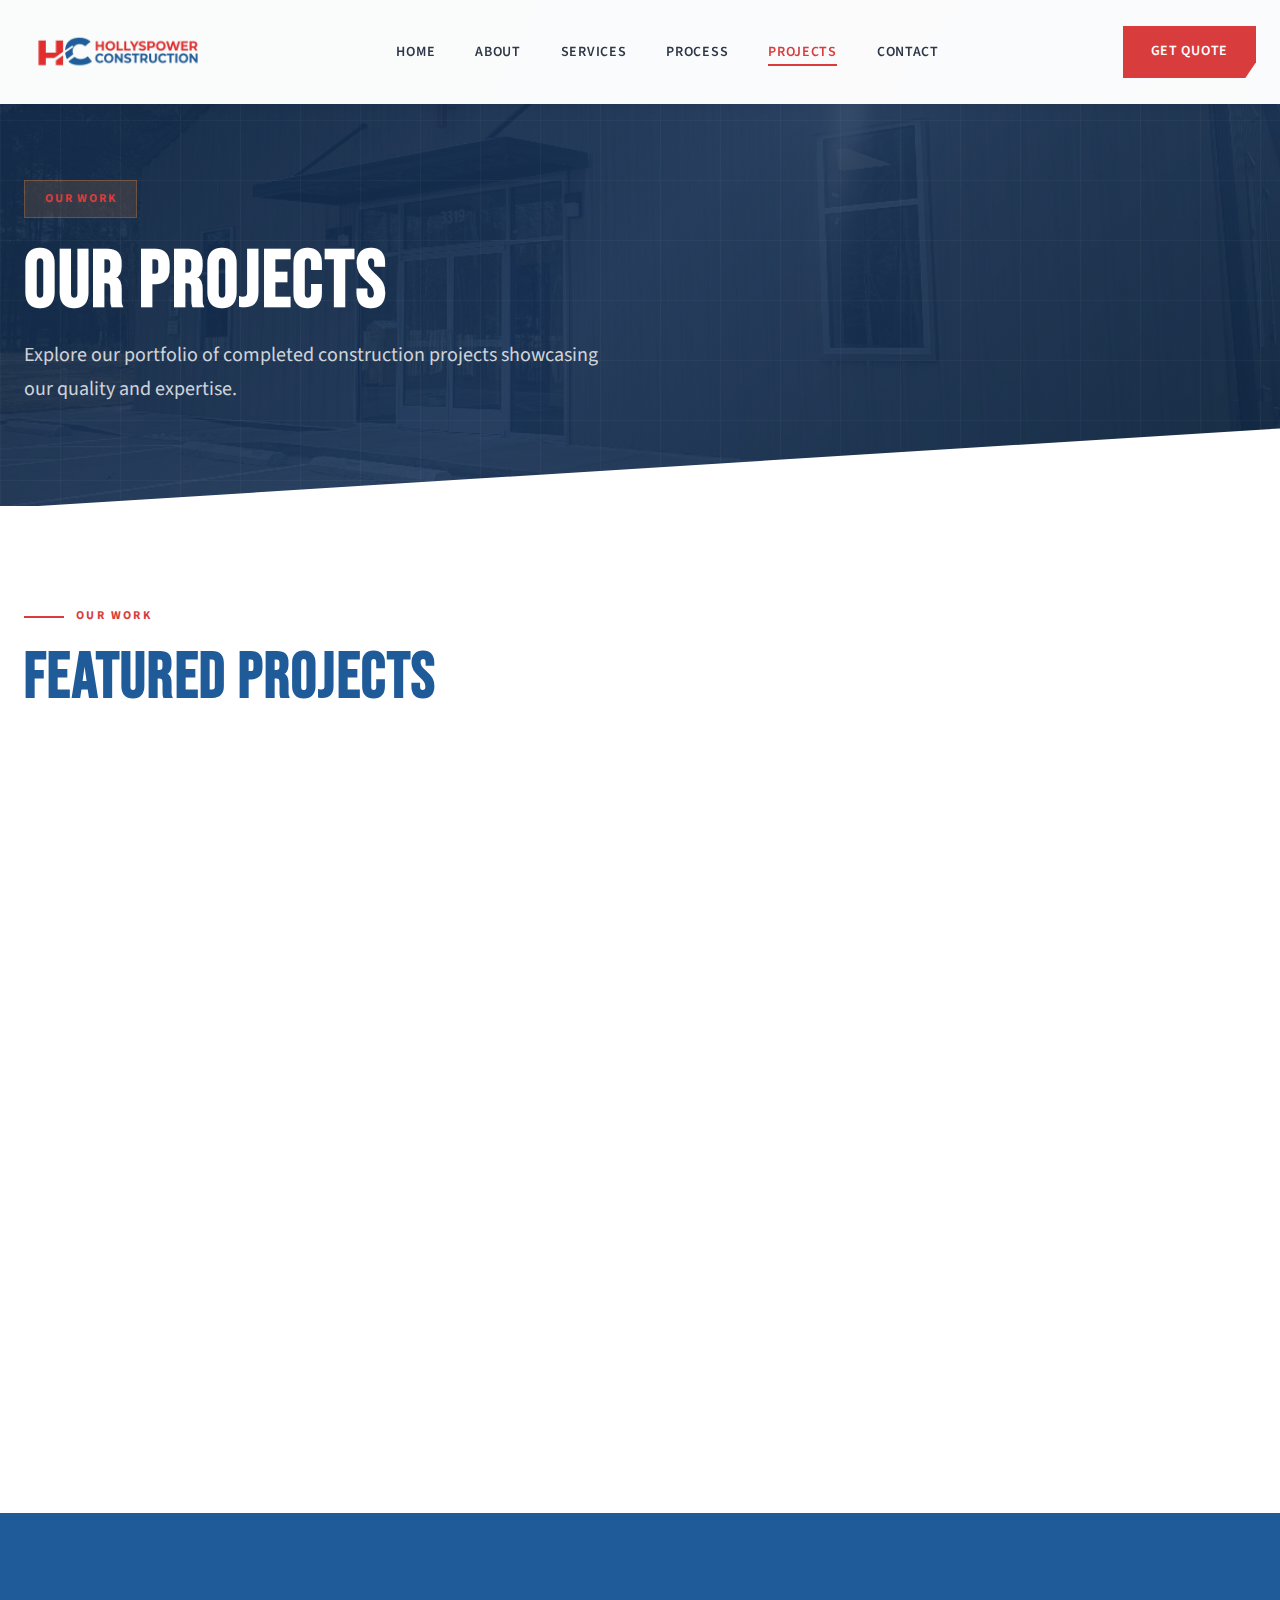
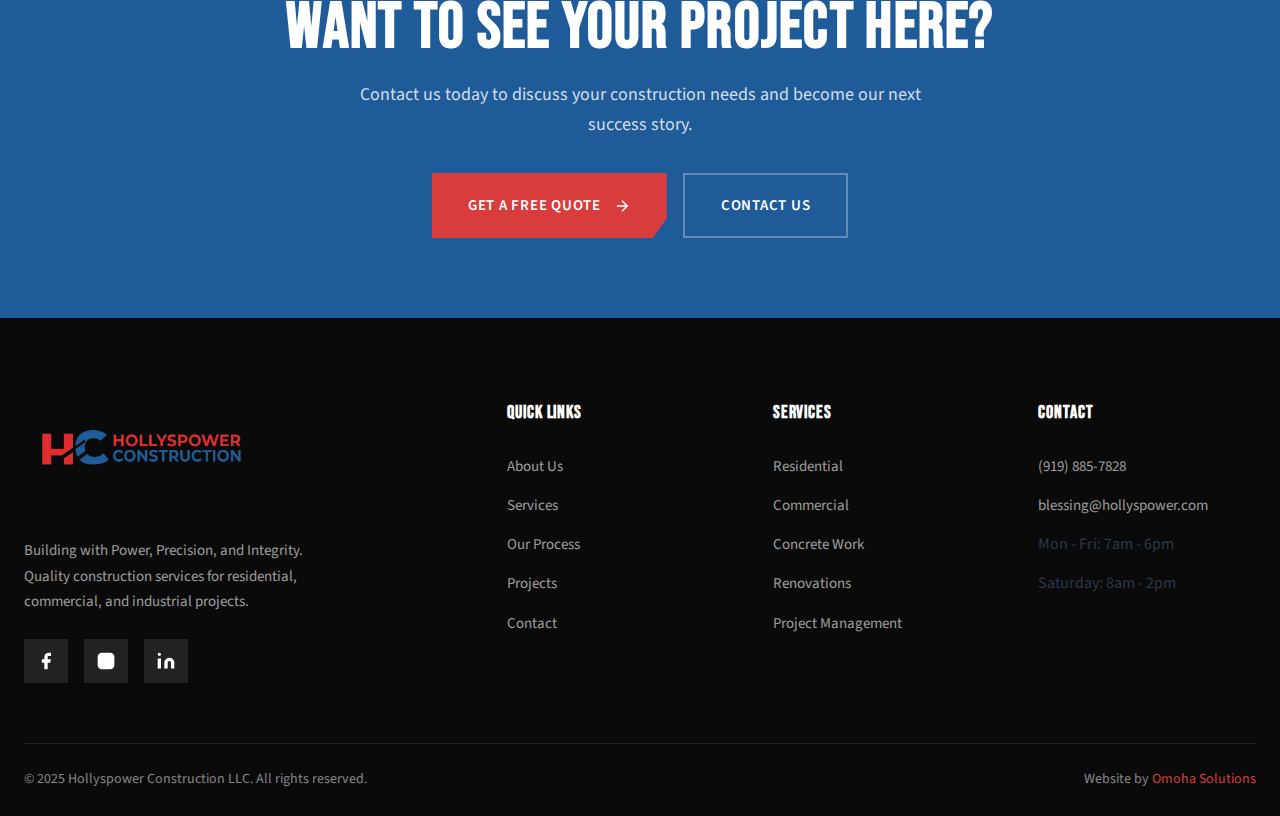
<file: projects.html>
<!DOCTYPE html>
<html lang="en">
<head>
    <meta charset="UTF-8">
    <meta name="viewport" content="width=device-width, initial-scale=1.0">
    <meta name="description" content="Hollyspower Construction projects - View our portfolio of completed residential, commercial, and industrial construction projects.">
    <meta name="keywords" content="construction projects, portfolio, completed projects, construction work">
    <title>Our Projects | Hollyspower Construction</title>

    <link rel="preconnect" href="https://fonts.googleapis.com">
    <link rel="preconnect" href="https://fonts.gstatic.com" crossorigin>
    <link href="https://fonts.googleapis.com/css2?family=Bebas+Neue&family=Source+Sans+3:wght@300;400;500;600;700&display=swap" rel="stylesheet">
    <link rel="stylesheet" href="css/styles.css">
</head>
<body>
    <!-- Navigation -->
    <nav class="nav nav-solid" id="nav">
        <div class="container">
            <div class="nav-inner">
                <a href="index.html" class="logo">
                    <img src="logo.png" alt="Hollyspower Construction Logo" style="height: 80px; width: auto; max-width: 350px;">
                </a>
                <ul class="nav-links">
                    <li><a href="index.html">Home</a></li>
                    <li><a href="about.html">About</a></li>
                    <li><a href="services.html">Services</a></li>
                    <li><a href="process.html">Process</a></li>
                    <li><a href="projects.html" class="active">Projects</a></li>
                    <li><a href="contact.html">Contact</a></li>
                </ul>
                <a href="quote.html" class="nav-cta">Get Quote</a>
                <button class="mobile-toggle" id="mobileToggle" aria-label="Toggle Menu">
                    <span></span>
                    <span></span>
                    <span></span>
                </button>
            </div>
        </div>
    </nav>

    <!-- Mobile Menu -->
    <div class="mobile-overlay" id="mobileOverlay"></div>
    <div class="mobile-menu" id="mobileMenu">
        <button class="mobile-menu-close" id="mobileClose" aria-label="Close Menu">
            <svg viewBox="0 0 24 24" fill="none" stroke-width="2"><path d="M18 6L6 18M6 6l12 12"/></svg>
        </button>
        <ul class="mobile-menu-links">
            <li><a href="index.html">Home</a></li>
            <li><a href="about.html">About</a></li>
            <li><a href="services.html">Services</a></li>
            <li><a href="process.html">Process</a></li>
            <li><a href="projects.html" class="active">Projects</a></li>
            <li><a href="contact.html">Contact</a></li>
            <li><a href="quote.html">Get Quote</a></li>
        </ul>
    </div>

    <!-- Page Header -->
    <header class="page-header">
        <div class="page-header-bg" style="background: linear-gradient(135deg, rgba(15, 39, 68, 0.95) 0%, rgba(26, 54, 93, 0.85) 50%, rgba(15, 39, 68, 0.9) 100%), url('images/project2.jpg') center/cover no-repeat;"></div>
        <div class="page-header-pattern"></div>
        <div class="page-header-diagonal"></div>
        <div class="container">
            <div class="page-header-content">
                <div class="page-header-label">
                    <span>Our Work</span>
                </div>
                <h1 class="page-header-title">OUR PROJECTS</h1>
                <p class="page-header-subtitle">Explore our portfolio of completed construction projects showcasing our quality and expertise.</p>
            </div>
        </div>
    </header>

    <!-- Projects Section -->
    <section class="projects section">
        <div class="container">
            <div class="projects-header reveal">
                <div>
                    <div class="section-label">Our Work</div>
                    <h2 class="section-title">FEATURED PROJECTS</h2>
                </div>
            </div>
            <div class="projects-grid">
                <div class="project-card reveal">
                    <img src="images/project2.jpg" alt="Commercial Building Front Entrance">
                    <div class="project-overlay">
                        <h3>Commercial Building</h3>
                        <p>Modern commercial facility with professional finishes</p>
                    </div>
                </div>
                <div class="project-card reveal reveal-delay-1">
                    <img src="images/project1.jpg" alt="Building Exterior View">
                    <div class="project-overlay">
                        <h3>Exterior Construction</h3>
                        <p>Quality construction with attention to detail</p>
                    </div>
                </div>
                <div class="project-card reveal reveal-delay-2">
                    <img src="images/project3.jpg" alt="Building Side View">
                    <div class="project-overlay">
                        <h3>Complete Build-Out</h3>
                        <p>Full construction including HVAC and utilities</p>
                    </div>
                </div>
                <div class="project-card reveal reveal-delay-1">
                    <img src="images/project4.jpg" alt="Interior Finish">
                    <div class="project-overlay">
                        <h3>Interior Finishing</h3>
                        <p>Professional interior work and finishing touches</p>
                    </div>
                </div>
                <div class="project-card project-placeholder reveal reveal-delay-2">
                    <svg viewBox="0 0 24 24"><path d="M12 4v16m8-8H4"/></svg>
                    <span>Your Project Here</span>
                </div>
                <div class="project-card project-placeholder reveal reveal-delay-3">
                    <svg viewBox="0 0 24 24"><path d="M12 4v16m8-8H4"/></svg>
                    <span>Your Project Here</span>
                </div>
            </div>
        </div>
    </section>

    <!-- CTA Section -->
    <section class="cta-section">
        <div class="container">
            <h2 class="section-title">WANT TO SEE YOUR PROJECT HERE?</h2>
            <p>Contact us today to discuss your construction needs and become our next success story.</p>
            <div class="cta-buttons">
                <a href="quote.html" class="btn btn-primary">
                    Get a Free Quote
                    <svg viewBox="0 0 24 24" fill="none" stroke="currentColor" stroke-width="2"><path d="M5 12h14M12 5l7 7-7 7"/></svg>
                </a>
                <a href="contact.html" class="btn btn-secondary">Contact Us</a>
            </div>
        </div>
    </section>

    <!-- Footer -->
    <footer class="footer">
        <div class="container">
            <div class="footer-grid">
                <div class="footer-brand">
                    <div class="footer-logo">
                        <img src="logo.png" alt="Hollyspower Construction Logo" style="height: 100px; width: auto; max-width: 400px; margin-bottom: 16px;">
                    </div>
                    <p class="footer-tagline">
                        Building with Power, Precision, and Integrity. Quality construction services
                        for residential, commercial, and industrial projects.
                    </p>
                    <div class="footer-social">
                        <a href="#" aria-label="Facebook">
                            <svg viewBox="0 0 24 24"><path d="M18 2h-3a5 5 0 00-5 5v3H7v4h3v8h4v-8h3l1-4h-4V7a1 1 0 011-1h3z"/></svg>
                        </a>
                        <a href="#" aria-label="Instagram">
                            <svg viewBox="0 0 24 24"><rect x="2" y="2" width="20" height="20" rx="5" ry="5"/><path d="M16 11.37A4 4 0 1112.63 8 4 4 0 0116 11.37zM17.5 6.5h.01"/></svg>
                        </a>
                        <a href="#" aria-label="LinkedIn">
                            <svg viewBox="0 0 24 24"><path d="M16 8a6 6 0 016 6v7h-4v-7a2 2 0 00-2-2 2 2 0 00-2 2v7h-4v-7a6 6 0 016-6zM2 9h4v12H2zM4 6a2 2 0 100-4 2 2 0 000 4z"/></svg>
                        </a>
                    </div>
                </div>
                <div class="footer-col">
                    <h4>QUICK LINKS</h4>
                    <ul class="footer-links">
                        <li><a href="about.html">About Us</a></li>
                        <li><a href="services.html">Services</a></li>
                        <li><a href="process.html">Our Process</a></li>
                        <li><a href="projects.html">Projects</a></li>
                        <li><a href="contact.html">Contact</a></li>
                    </ul>
                </div>
                <div class="footer-col">
                    <h4>SERVICES</h4>
                    <ul class="footer-links">
                        <li><a href="services.html">Residential</a></li>
                        <li><a href="services.html">Commercial</a></li>
                        <li><a href="services.html">Concrete Work</a></li>
                        <li><a href="services.html">Renovations</a></li>
                        <li><a href="services.html">Project Management</a></li>
                    </ul>
                </div>
                <div class="footer-col">
                    <h4>CONTACT</h4>
                    <ul class="footer-links">
                        <li><a href="tel:+19198857828">(919) 885-7828</a></li>
                        <li><a href="mailto:blessing@hollyspower.com">blessing@hollyspower.com</a></li>
                        <li>Mon - Fri: 7am - 6pm</li>
                        <li>Saturday: 8am - 2pm</li>
                    </ul>
                </div>
            </div>
            <div class="footer-bottom">
                <p>&copy; 2025 Hollyspower Construction LLC. All rights reserved.</p>
                <p>Website by <a href="https://omohasolutions.com" target="_blank">Omoha Solutions</a></p>
            </div>
        </div>
    </footer>

    <button class="scroll-top" id="scrollTop" aria-label="Scroll to top">
        <svg viewBox="0 0 24 24"><path d="M18 15l-6-6-6 6"/></svg>
    </button>

    <script src="js/main.js"></script>
</body>
</html>
</file>
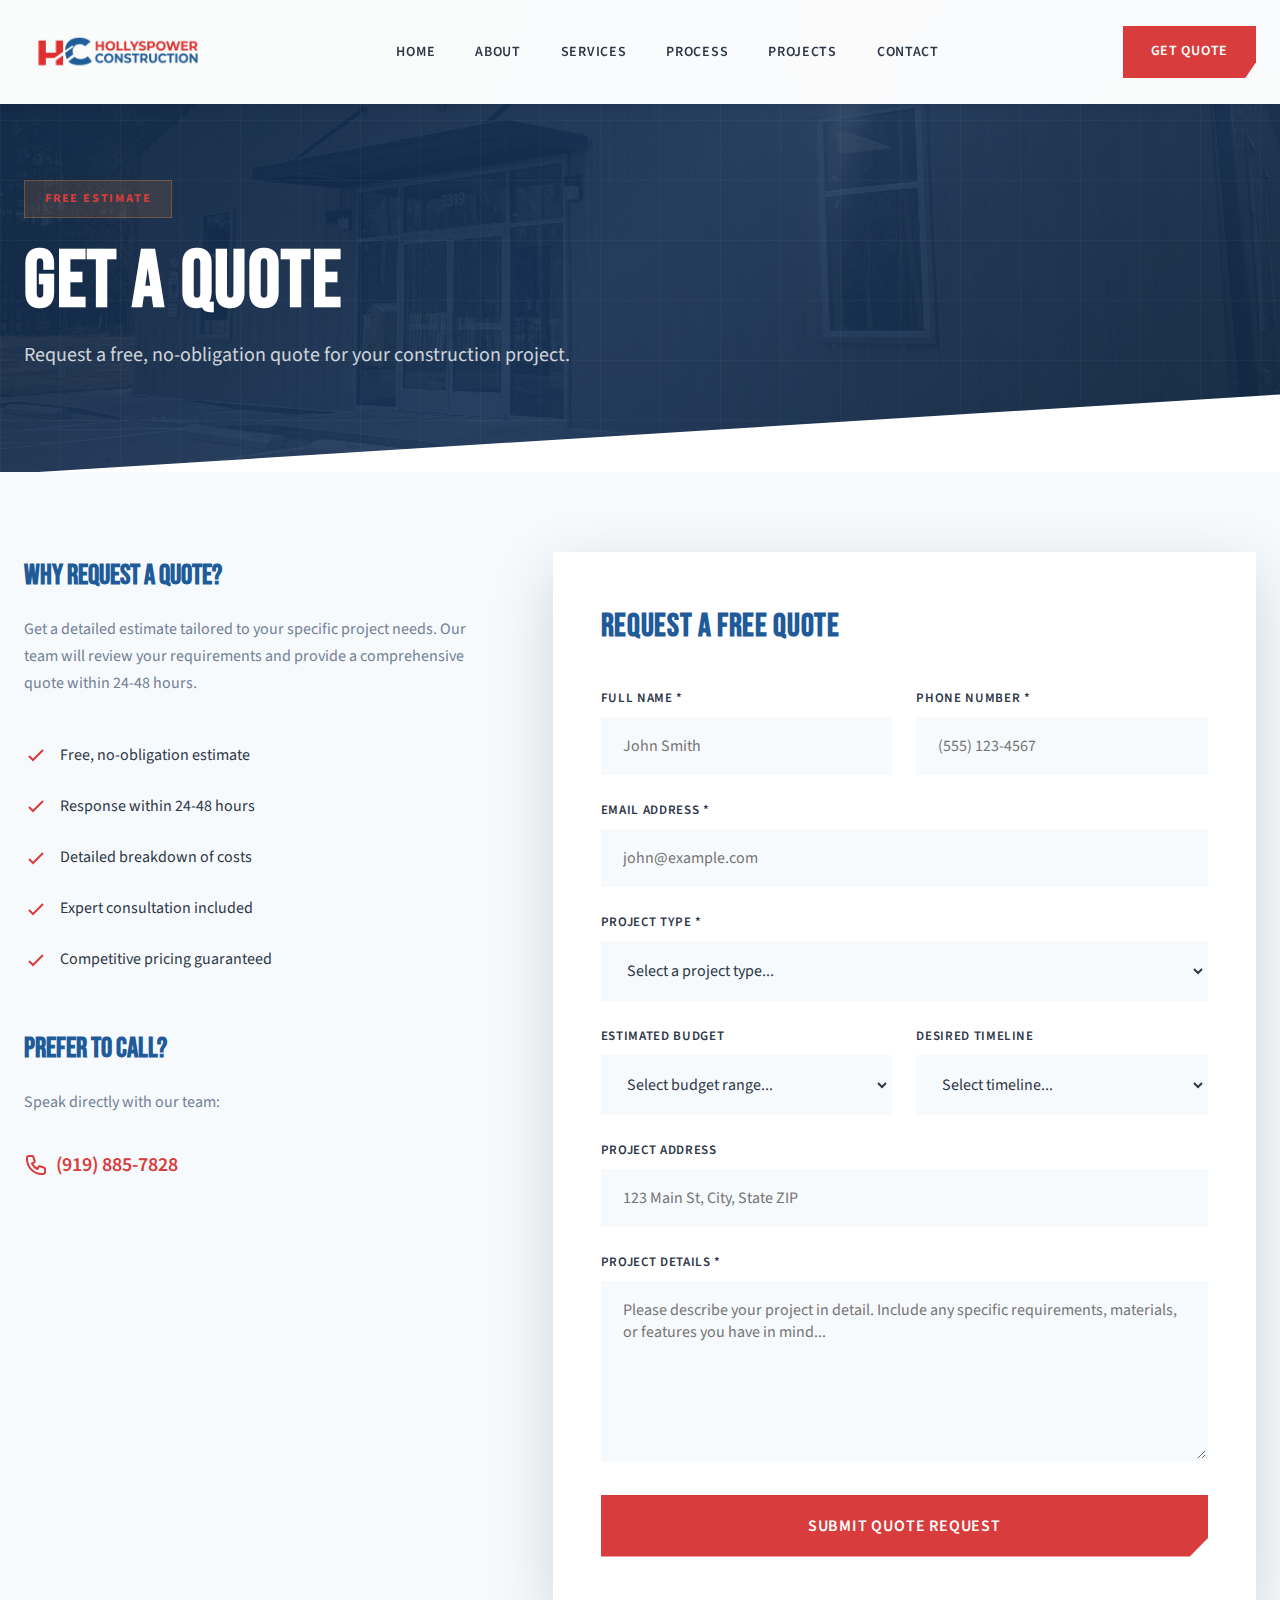
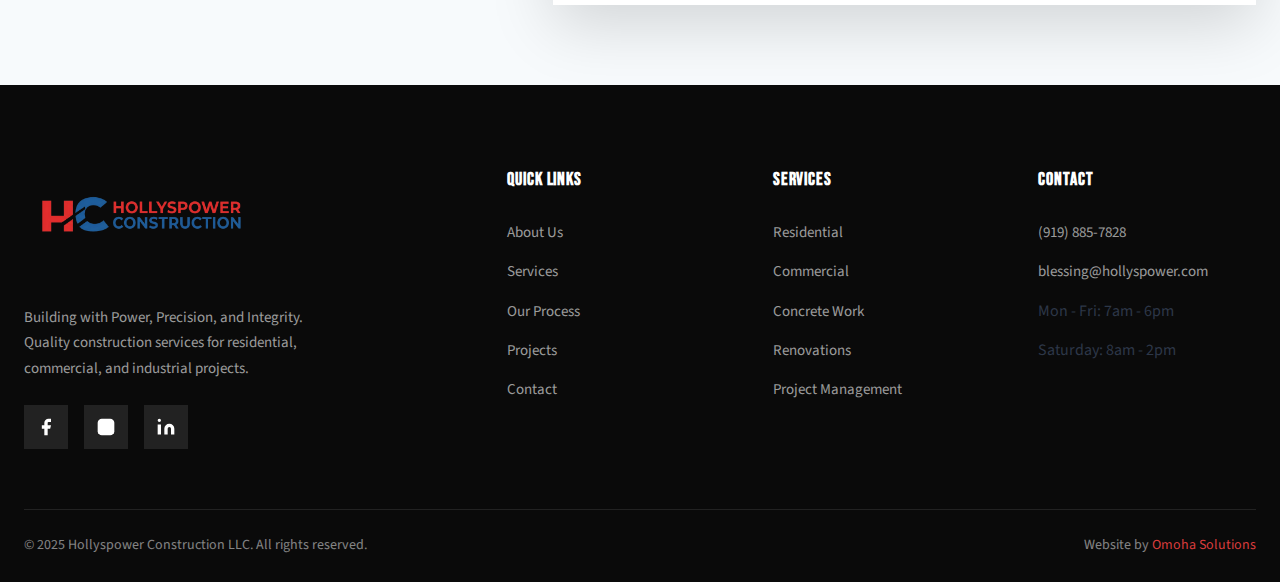
<file: quote.html>
<!DOCTYPE html>
<html lang="en">
<head>
    <meta charset="UTF-8">
    <meta name="viewport" content="width=device-width, initial-scale=1.0">
    <meta name="description" content="Get a free quote from Hollyspower Construction - Request an estimate for your residential, commercial, or industrial construction project.">
    <meta name="keywords" content="free quote, construction estimate, project quote">
    <title>Get a Quote | Hollyspower Construction</title>

    <link rel="preconnect" href="https://fonts.googleapis.com">
    <link rel="preconnect" href="https://fonts.gstatic.com" crossorigin>
    <link href="https://fonts.googleapis.com/css2?family=Bebas+Neue&family=Source+Sans+3:wght@300;400;500;600;700&display=swap" rel="stylesheet">
    <link rel="stylesheet" href="css/styles.css">
</head>
<body>
    <!-- Navigation -->
    <nav class="nav nav-solid" id="nav">
        <div class="container">
            <div class="nav-inner">
                <a href="index.html" class="logo">
                    <img src="logo.png" alt="Hollyspower Construction Logo" style="height: 80px; width: auto; max-width: 350px;">
                </a>
                <ul class="nav-links">
                    <li><a href="index.html">Home</a></li>
                    <li><a href="about.html">About</a></li>
                    <li><a href="services.html">Services</a></li>
                    <li><a href="process.html">Process</a></li>
                    <li><a href="projects.html">Projects</a></li>
                    <li><a href="contact.html">Contact</a></li>
                </ul>
                <a href="quote.html" class="nav-cta active">Get Quote</a>
                <button class="mobile-toggle" id="mobileToggle" aria-label="Toggle Menu">
                    <span></span>
                    <span></span>
                    <span></span>
                </button>
            </div>
        </div>
    </nav>

    <!-- Mobile Menu -->
    <div class="mobile-overlay" id="mobileOverlay"></div>
    <div class="mobile-menu" id="mobileMenu">
        <button class="mobile-menu-close" id="mobileClose" aria-label="Close Menu">
            <svg viewBox="0 0 24 24" fill="none" stroke-width="2"><path d="M18 6L6 18M6 6l12 12"/></svg>
        </button>
        <ul class="mobile-menu-links">
            <li><a href="index.html">Home</a></li>
            <li><a href="about.html">About</a></li>
            <li><a href="services.html">Services</a></li>
            <li><a href="process.html">Process</a></li>
            <li><a href="projects.html">Projects</a></li>
            <li><a href="contact.html">Contact</a></li>
            <li><a href="quote.html" class="active">Get Quote</a></li>
        </ul>
    </div>

    <!-- Page Header -->
    <header class="page-header">
        <div class="page-header-bg" style="background: linear-gradient(135deg, rgba(15, 39, 68, 0.95) 0%, rgba(26, 54, 93, 0.85) 50%, rgba(15, 39, 68, 0.9) 100%), url('images/project2.jpg') center/cover no-repeat;"></div>
        <div class="page-header-pattern"></div>
        <div class="page-header-diagonal"></div>
        <div class="container">
            <div class="page-header-content">
                <div class="page-header-label">
                    <span>Free Estimate</span>
                </div>
                <h1 class="page-header-title">GET A QUOTE</h1>
                <p class="page-header-subtitle">Request a free, no-obligation quote for your construction project.</p>
            </div>
        </div>
    </header>

    <!-- Quote Section -->
    <section class="quote-section">
        <div class="container">
            <div class="quote-grid">
                <div class="quote-info reveal">
                    <h3>Why Request a Quote?</h3>
                    <p>Get a detailed estimate tailored to your specific project needs. Our team will review your requirements and provide a comprehensive quote within 24-48 hours.</p>
                    <ul class="quote-benefits">
                        <li>
                            <svg viewBox="0 0 24 24"><path d="M5 13l4 4L19 7"/></svg>
                            <span>Free, no-obligation estimate</span>
                        </li>
                        <li>
                            <svg viewBox="0 0 24 24"><path d="M5 13l4 4L19 7"/></svg>
                            <span>Response within 24-48 hours</span>
                        </li>
                        <li>
                            <svg viewBox="0 0 24 24"><path d="M5 13l4 4L19 7"/></svg>
                            <span>Detailed breakdown of costs</span>
                        </li>
                        <li>
                            <svg viewBox="0 0 24 24"><path d="M5 13l4 4L19 7"/></svg>
                            <span>Expert consultation included</span>
                        </li>
                        <li>
                            <svg viewBox="0 0 24 24"><path d="M5 13l4 4L19 7"/></svg>
                            <span>Competitive pricing guaranteed</span>
                        </li>
                    </ul>
                    <div style="margin-top: 40px;">
                        <h3>Prefer to Call?</h3>
                        <p style="margin-top: 8px;">Speak directly with our team:</p>
                        <a href="tel:+19198857828" style="display: inline-flex; align-items: center; gap: 8px; color: var(--accent); font-size: 1.25rem; font-weight: 600; text-decoration: none; margin-top: 8px;">
                            <svg viewBox="0 0 24 24" style="width: 24px; height: 24px; stroke: currentColor; fill: none; stroke-width: 2;"><path d="M3 5a2 2 0 012-2h3.28a1 1 0 01.948.684l1.498 4.493a1 1 0 01-.502 1.21l-2.257 1.13a11.042 11.042 0 005.516 5.516l1.13-2.257a1 1 0 011.21-.502l4.493 1.498a1 1 0 01.684.949V19a2 2 0 01-2 2h-1C9.716 21 3 14.284 3 6V5z"/></svg>
                            (919) 885-7828
                        </a>
                    </div>
                </div>
                <div class="contact-form-wrapper reveal reveal-delay-2">
                    <h3 class="contact-form-title">REQUEST A FREE QUOTE</h3>
                    <form id="quoteForm" action="#" method="POST">
                        <div class="form-row">
                            <div class="form-group">
                                <label for="name">Full Name *</label>
                                <input type="text" id="name" name="name" placeholder="John Smith" required>
                            </div>
                            <div class="form-group">
                                <label for="phone">Phone Number *</label>
                                <input type="tel" id="phone" name="phone" placeholder="(555) 123-4567" required>
                            </div>
                        </div>
                        <div class="form-group">
                            <label for="email">Email Address *</label>
                            <input type="email" id="email" name="email" placeholder="john@example.com" required>
                        </div>
                        <div class="form-group">
                            <label for="project">Project Type *</label>
                            <select id="project" name="project" required>
                                <option value="">Select a project type...</option>
                                <option value="residential-new">Residential - New Construction</option>
                                <option value="residential-remodel">Residential - Remodel/Renovation</option>
                                <option value="residential-addition">Residential - Addition</option>
                                <option value="commercial-new">Commercial - New Construction</option>
                                <option value="commercial-tenant">Commercial - Tenant Improvement</option>
                                <option value="concrete">Concrete & Structural Work</option>
                                <option value="other">Other</option>
                            </select>
                        </div>
                        <div class="form-row">
                            <div class="form-group">
                                <label for="budget">Estimated Budget</label>
                                <select id="budget" name="budget">
                                    <option value="">Select budget range...</option>
                                    <option value="under-25k">Under $25,000</option>
                                    <option value="25k-50k">$25,000 - $50,000</option>
                                    <option value="50k-100k">$50,000 - $100,000</option>
                                    <option value="100k-250k">$100,000 - $250,000</option>
                                    <option value="250k-500k">$250,000 - $500,000</option>
                                    <option value="over-500k">Over $500,000</option>
                                </select>
                            </div>
                            <div class="form-group">
                                <label for="timeline">Desired Timeline</label>
                                <select id="timeline" name="timeline">
                                    <option value="">Select timeline...</option>
                                    <option value="asap">As soon as possible</option>
                                    <option value="1-3months">1-3 months</option>
                                    <option value="3-6months">3-6 months</option>
                                    <option value="6-12months">6-12 months</option>
                                    <option value="flexible">Flexible</option>
                                </select>
                            </div>
                        </div>
                        <div class="form-group">
                            <label for="address">Project Address</label>
                            <input type="text" id="address" name="address" placeholder="123 Main St, City, State ZIP">
                        </div>
                        <div class="form-group">
                            <label for="message">Project Details *</label>
                            <textarea id="message" name="message" placeholder="Please describe your project in detail. Include any specific requirements, materials, or features you have in mind..." required style="min-height: 180px;"></textarea>
                        </div>
                        <button type="submit" class="form-submit">Submit Quote Request</button>
                    </form>
                </div>
            </div>
        </div>
    </section>

    <!-- Footer -->
    <footer class="footer">
        <div class="container">
            <div class="footer-grid">
                <div class="footer-brand">
                    <div class="footer-logo">
                        <img src="logo.png" alt="Hollyspower Construction Logo" style="height: 100px; width: auto; max-width: 400px; margin-bottom: 16px;">
                    </div>
                    <p class="footer-tagline">
                        Building with Power, Precision, and Integrity. Quality construction services
                        for residential, commercial, and industrial projects.
                    </p>
                    <div class="footer-social">
                        <a href="#" aria-label="Facebook">
                            <svg viewBox="0 0 24 24"><path d="M18 2h-3a5 5 0 00-5 5v3H7v4h3v8h4v-8h3l1-4h-4V7a1 1 0 011-1h3z"/></svg>
                        </a>
                        <a href="#" aria-label="Instagram">
                            <svg viewBox="0 0 24 24"><rect x="2" y="2" width="20" height="20" rx="5" ry="5"/><path d="M16 11.37A4 4 0 1112.63 8 4 4 0 0116 11.37zM17.5 6.5h.01"/></svg>
                        </a>
                        <a href="#" aria-label="LinkedIn">
                            <svg viewBox="0 0 24 24"><path d="M16 8a6 6 0 016 6v7h-4v-7a2 2 0 00-2-2 2 2 0 00-2 2v7h-4v-7a6 6 0 016-6zM2 9h4v12H2zM4 6a2 2 0 100-4 2 2 0 000 4z"/></svg>
                        </a>
                    </div>
                </div>
                <div class="footer-col">
                    <h4>QUICK LINKS</h4>
                    <ul class="footer-links">
                        <li><a href="about.html">About Us</a></li>
                        <li><a href="services.html">Services</a></li>
                        <li><a href="process.html">Our Process</a></li>
                        <li><a href="projects.html">Projects</a></li>
                        <li><a href="contact.html">Contact</a></li>
                    </ul>
                </div>
                <div class="footer-col">
                    <h4>SERVICES</h4>
                    <ul class="footer-links">
                        <li><a href="services.html">Residential</a></li>
                        <li><a href="services.html">Commercial</a></li>
                        <li><a href="services.html">Concrete Work</a></li>
                        <li><a href="services.html">Renovations</a></li>
                        <li><a href="services.html">Project Management</a></li>
                    </ul>
                </div>
                <div class="footer-col">
                    <h4>CONTACT</h4>
                    <ul class="footer-links">
                        <li><a href="tel:+19198857828">(919) 885-7828</a></li>
                        <li><a href="mailto:blessing@hollyspower.com">blessing@hollyspower.com</a></li>
                        <li>Mon - Fri: 7am - 6pm</li>
                        <li>Saturday: 8am - 2pm</li>
                    </ul>
                </div>
            </div>
            <div class="footer-bottom">
                <p>&copy; 2025 Hollyspower Construction LLC. All rights reserved.</p>
                <p>Website by <a href="https://omohasolutions.com" target="_blank">Omoha Solutions</a></p>
            </div>
        </div>
    </footer>

    <button class="scroll-top" id="scrollTop" aria-label="Scroll to top">
        <svg viewBox="0 0 24 24"><path d="M18 15l-6-6-6 6"/></svg>
    </button>

    <script src="js/main.js"></script>
</body>
</html>
</file>
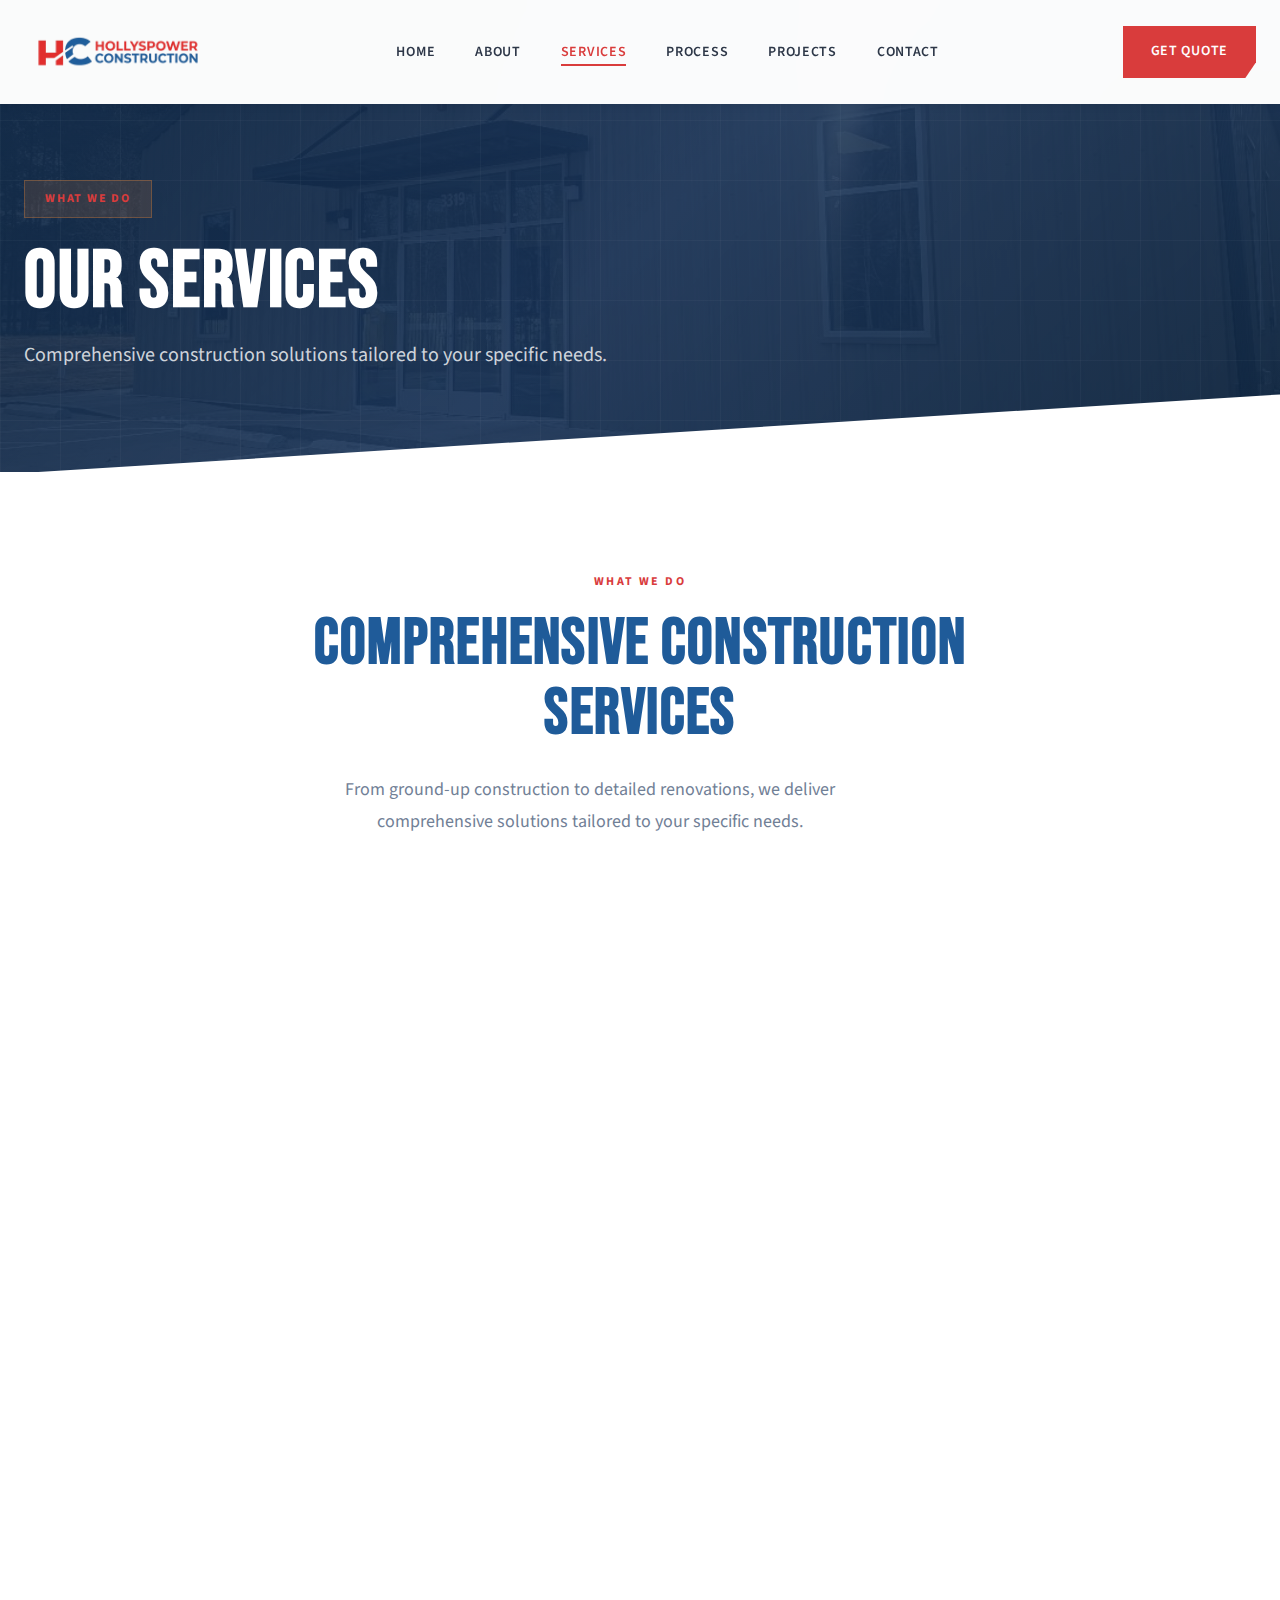
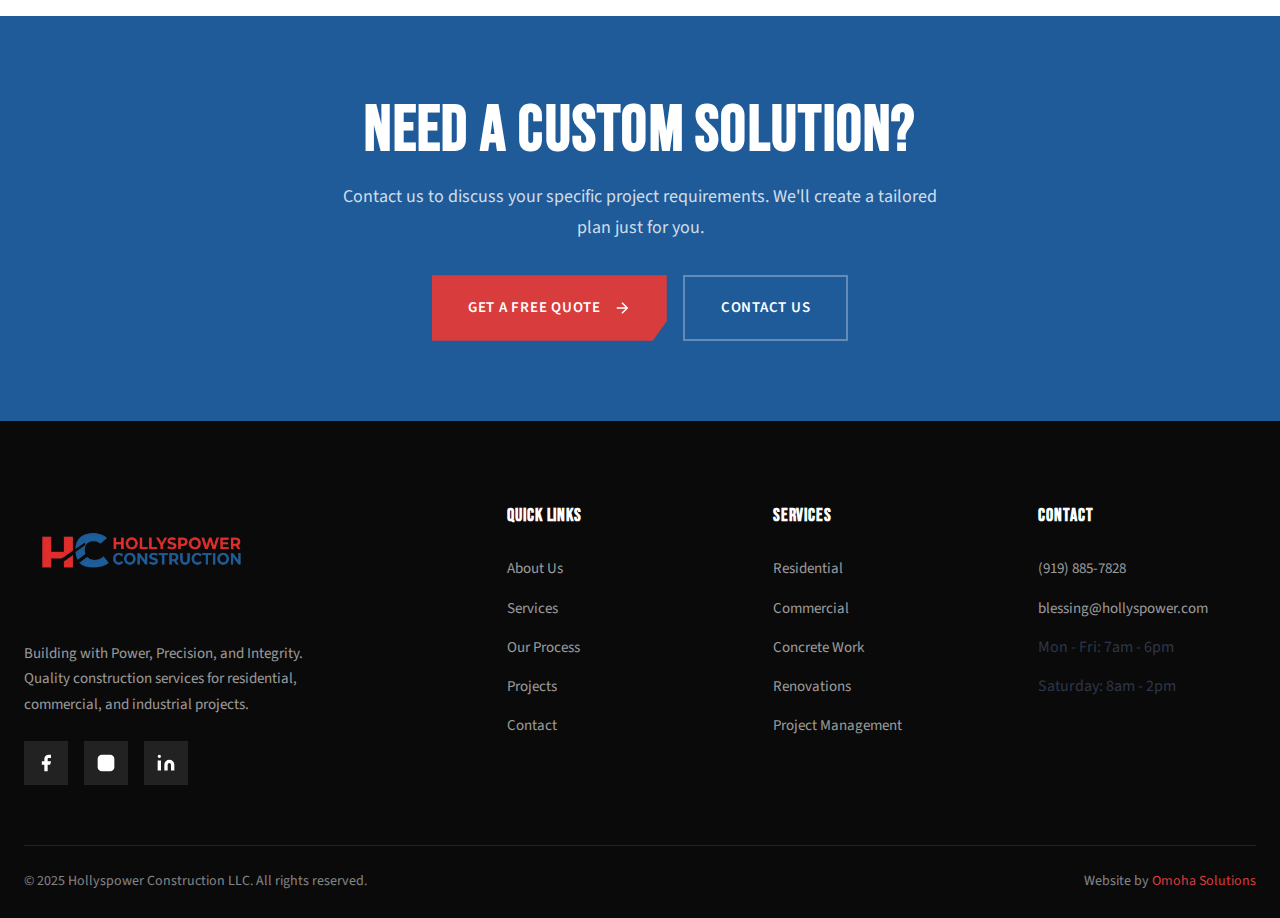
<file: services.html>
<!DOCTYPE html>
<html lang="en">
<head>
    <meta charset="UTF-8">
    <meta name="viewport" content="width=device-width, initial-scale=1.0">
    <meta name="description" content="Hollyspower Construction services - Residential, commercial, concrete work, and project management. Professional construction solutions for all your needs.">
    <meta name="keywords" content="construction services, residential construction, commercial construction, concrete work, project management">
    <title>Our Services | Hollyspower Construction</title>

    <link rel="preconnect" href="https://fonts.googleapis.com">
    <link rel="preconnect" href="https://fonts.gstatic.com" crossorigin>
    <link href="https://fonts.googleapis.com/css2?family=Bebas+Neue&family=Source+Sans+3:wght@300;400;500;600;700&display=swap" rel="stylesheet">
    <link rel="stylesheet" href="css/styles.css">
</head>
<body>
    <!-- Navigation -->
    <nav class="nav nav-solid" id="nav">
        <div class="container">
            <div class="nav-inner">
                <a href="index.html" class="logo">
                    <img src="logo.png" alt="Hollyspower Construction Logo" style="height: 80px; width: auto; max-width: 350px;">
                </a>
                <ul class="nav-links">
                    <li><a href="index.html">Home</a></li>
                    <li><a href="about.html">About</a></li>
                    <li><a href="services.html" class="active">Services</a></li>
                    <li><a href="process.html">Process</a></li>
                    <li><a href="projects.html">Projects</a></li>
                    <li><a href="contact.html">Contact</a></li>
                </ul>
                <a href="quote.html" class="nav-cta">Get Quote</a>
                <button class="mobile-toggle" id="mobileToggle" aria-label="Toggle Menu">
                    <span></span>
                    <span></span>
                    <span></span>
                </button>
            </div>
        </div>
    </nav>

    <!-- Mobile Menu -->
    <div class="mobile-overlay" id="mobileOverlay"></div>
    <div class="mobile-menu" id="mobileMenu">
        <button class="mobile-menu-close" id="mobileClose" aria-label="Close Menu">
            <svg viewBox="0 0 24 24" fill="none" stroke-width="2"><path d="M18 6L6 18M6 6l12 12"/></svg>
        </button>
        <ul class="mobile-menu-links">
            <li><a href="index.html">Home</a></li>
            <li><a href="about.html">About</a></li>
            <li><a href="services.html" class="active">Services</a></li>
            <li><a href="process.html">Process</a></li>
            <li><a href="projects.html">Projects</a></li>
            <li><a href="contact.html">Contact</a></li>
            <li><a href="quote.html">Get Quote</a></li>
        </ul>
    </div>

    <!-- Page Header -->
    <header class="page-header">
        <div class="page-header-bg" style="background: linear-gradient(135deg, rgba(15, 39, 68, 0.95) 0%, rgba(26, 54, 93, 0.85) 50%, rgba(15, 39, 68, 0.9) 100%), url('images/project2.jpg') center/cover no-repeat;"></div>
        <div class="page-header-pattern"></div>
        <div class="page-header-diagonal"></div>
        <div class="container">
            <div class="page-header-content">
                <div class="page-header-label">
                    <span>What We Do</span>
                </div>
                <h1 class="page-header-title">OUR SERVICES</h1>
                <p class="page-header-subtitle">Comprehensive construction solutions tailored to your specific needs.</p>
            </div>
        </div>
    </header>

    <!-- Services Section -->
    <section class="services section" style="background: var(--white);">
        <div class="container">
            <div class="services-header reveal">
                <div class="section-label">What We Do</div>
                <h2 class="section-title">COMPREHENSIVE CONSTRUCTION SERVICES</h2>
                <p class="section-subtitle">
                    From ground-up construction to detailed renovations, we deliver comprehensive
                    solutions tailored to your specific needs.
                </p>
            </div>
            <div class="services-grid">
                <div class="service-card reveal">
                    <div class="service-icon">
                        <svg viewBox="0 0 24 24"><path d="M3 21h18M5 21V7l7-4 7 4v14M9 21v-6h6v6M9 9h.01M15 9h.01M9 13h.01M15 13h.01"/></svg>
                    </div>
                    <h3 class="service-title">RESIDENTIAL CONSTRUCTION</h3>
                    <p class="service-description">
                        We help homeowners bring their vision to life with reliable and professional residential services.
                    </p>
                    <ul class="service-list">
                        <li>New Construction</li>
                        <li>Structural Repair</li>
                        <li>Home Additions & Extensions</li>
                        <li>Remodeling & Renovations</li>
                        <li>Roofing & Exterior Works</li>
                    </ul>
                </div>
                <div class="service-card reveal reveal-delay-1">
                    <div class="service-icon">
                        <svg viewBox="0 0 24 24"><path d="M3 21h18M9 8h1M9 12h1M9 16h1M14 8h1M14 12h1M14 16h1M5 21V5a2 2 0 012-2h10a2 2 0 012 2v16"/></svg>
                    </div>
                    <h3 class="service-title">COMMERCIAL CONSTRUCTION</h3>
                    <p class="service-description">
                        Our commercial services support businesses with durable, code-compliant, and efficient spaces.
                    </p>
                    <ul class="service-list">
                        <li>Office Buildings</li>
                        <li>Retail & Mixed-Use Spaces</li>
                        <li>Warehouses & Light Industrial</li>
                        <li>Tenant Improvements</li>
                        <li>Maintenance & Upgrades</li>
                    </ul>
                </div>
                <div class="service-card reveal reveal-delay-2">
                    <div class="service-icon">
                        <svg viewBox="0 0 24 24"><path d="M2 20h20M4 20V10l8-6 8 6v10M12 14v6M8 14h8"/></svg>
                    </div>
                    <h3 class="service-title">CONCRETE & STRUCTURAL</h3>
                    <p class="service-description">
                        We specialize in strong, long-lasting concrete and structural solutions built to endure.
                    </p>
                    <ul class="service-list">
                        <li>Foundations & Footings</li>
                        <li>Slabs & Flatwork</li>
                        <li>Sidewalks & Decorative Concrete</li>
                        <li>Retaining Walls</li>
                        <li>Structural Repairs</li>
                    </ul>
                </div>
                <div class="service-card reveal reveal-delay-3">
                    <div class="service-icon">
                        <svg viewBox="0 0 24 24"><path d="M9 5H7a2 2 0 00-2 2v12a2 2 0 002 2h10a2 2 0 002-2V7a2 2 0 00-2-2h-2M9 5a2 2 0 002 2h2a2 2 0 002-2M9 5a2 2 0 012-2h2a2 2 0 012 2M12 12h4M12 16h4M8 12h.01M8 16h.01"/></svg>
                    </div>
                    <h3 class="service-title">PROJECT MANAGEMENT</h3>
                    <p class="service-description">
                        Our experienced project managers oversee every detail to ensure smooth execution.
                    </p>
                    <ul class="service-list">
                        <li>Planning & Scheduling</li>
                        <li>Budget Control</li>
                        <li>Subcontractor Coordination</li>
                        <li>Quality Assurance</li>
                        <li>Safety Compliance</li>
                    </ul>
                </div>
            </div>
        </div>
    </section>

    <!-- CTA Section -->
    <section class="cta-section">
        <div class="container">
            <h2 class="section-title">NEED A CUSTOM SOLUTION?</h2>
            <p>Contact us to discuss your specific project requirements. We'll create a tailored plan just for you.</p>
            <div class="cta-buttons">
                <a href="quote.html" class="btn btn-primary">
                    Get a Free Quote
                    <svg viewBox="0 0 24 24" fill="none" stroke="currentColor" stroke-width="2"><path d="M5 12h14M12 5l7 7-7 7"/></svg>
                </a>
                <a href="contact.html" class="btn btn-secondary">Contact Us</a>
            </div>
        </div>
    </section>

    <!-- Footer -->
    <footer class="footer">
        <div class="container">
            <div class="footer-grid">
                <div class="footer-brand">
                    <div class="footer-logo">
                        <img src="logo.png" alt="Hollyspower Construction Logo" style="height: 100px; width: auto; max-width: 400px; margin-bottom: 16px;">
                    </div>
                    <p class="footer-tagline">
                        Building with Power, Precision, and Integrity. Quality construction services
                        for residential, commercial, and industrial projects.
                    </p>
                    <div class="footer-social">
                        <a href="#" aria-label="Facebook">
                            <svg viewBox="0 0 24 24"><path d="M18 2h-3a5 5 0 00-5 5v3H7v4h3v8h4v-8h3l1-4h-4V7a1 1 0 011-1h3z"/></svg>
                        </a>
                        <a href="#" aria-label="Instagram">
                            <svg viewBox="0 0 24 24"><rect x="2" y="2" width="20" height="20" rx="5" ry="5"/><path d="M16 11.37A4 4 0 1112.63 8 4 4 0 0116 11.37zM17.5 6.5h.01"/></svg>
                        </a>
                        <a href="#" aria-label="LinkedIn">
                            <svg viewBox="0 0 24 24"><path d="M16 8a6 6 0 016 6v7h-4v-7a2 2 0 00-2-2 2 2 0 00-2 2v7h-4v-7a6 6 0 016-6zM2 9h4v12H2zM4 6a2 2 0 100-4 2 2 0 000 4z"/></svg>
                        </a>
                    </div>
                </div>
                <div class="footer-col">
                    <h4>QUICK LINKS</h4>
                    <ul class="footer-links">
                        <li><a href="about.html">About Us</a></li>
                        <li><a href="services.html">Services</a></li>
                        <li><a href="process.html">Our Process</a></li>
                        <li><a href="projects.html">Projects</a></li>
                        <li><a href="contact.html">Contact</a></li>
                    </ul>
                </div>
                <div class="footer-col">
                    <h4>SERVICES</h4>
                    <ul class="footer-links">
                        <li><a href="services.html">Residential</a></li>
                        <li><a href="services.html">Commercial</a></li>
                        <li><a href="services.html">Concrete Work</a></li>
                        <li><a href="services.html">Renovations</a></li>
                        <li><a href="services.html">Project Management</a></li>
                    </ul>
                </div>
                <div class="footer-col">
                    <h4>CONTACT</h4>
                    <ul class="footer-links">
                        <li><a href="tel:+19198857828">(919) 885-7828</a></li>
                        <li><a href="mailto:blessing@hollyspower.com">blessing@hollyspower.com</a></li>
                        <li>Mon - Fri: 7am - 6pm</li>
                        <li>Saturday: 8am - 2pm</li>
                    </ul>
                </div>
            </div>
            <div class="footer-bottom">
                <p>&copy; 2025 Hollyspower Construction LLC. All rights reserved.</p>
                <p>Website by <a href="https://omohasolutions.com" target="_blank">Omoha Solutions</a></p>
            </div>
        </div>
    </footer>

    <button class="scroll-top" id="scrollTop" aria-label="Scroll to top">
        <svg viewBox="0 0 24 24"><path d="M18 15l-6-6-6 6"/></svg>
    </button>

    <script src="js/main.js"></script>
</body>
</html>
</file>
<file: css/styles.css>
/* ============================================
   CSS VARIABLES & RESET
============================================ */
:root {
    --primary: #1F5B99;
    --primary-light: #2d6bb3;
    --accent: #D93C3C;
    --accent-dark: #c32e2e;
    --accent-glow: rgba(217, 60, 60, 0.3);
    --secondary: #4a5568;
    --text: #2d3748;
    --text-light: #718096;
    --bg-light: #f7fafc;
    --bg-cream: #faf9f7;
    --white: #ffffff;
    --black: #0a0a0a;

    --font-display: 'Bebas Neue', sans-serif;
    --font-body: 'Source Sans 3', sans-serif;

    --shadow-sm: 0 2px 8px rgba(0,0,0,0.08);
    --shadow-md: 0 8px 30px rgba(0,0,0,0.12);
    --shadow-lg: 0 20px 60px rgba(0,0,0,0.15);
    --shadow-accent: 0 10px 40px rgba(217, 60, 60, 0.3);

    --transition: all 0.4s cubic-bezier(0.4, 0, 0.2, 1);
    --transition-fast: all 0.2s ease;
}

*, *::before, *::after {
    margin: 0;
    padding: 0;
    box-sizing: border-box;
}

html {
    scroll-behavior: smooth;
    font-size: 16px;
}

body {
    font-family: var(--font-body);
    color: var(--text);
    line-height: 1.7;
    background: var(--white);
    overflow-x: hidden;
}

/* ============================================
   UTILITY CLASSES
============================================ */
.container {
    width: 100%;
    max-width: 1280px;
    margin: 0 auto;
    padding: 0 24px;
}

.section {
    padding: 100px 0;
}

.section-label {
    font-family: var(--font-body);
    font-size: 0.75rem;
    font-weight: 700;
    letter-spacing: 0.2em;
    text-transform: uppercase;
    color: var(--accent);
    margin-bottom: 16px;
    display: flex;
    align-items: center;
    gap: 12px;
}

.section-label::before {
    content: '';
    width: 40px;
    height: 2px;
    background: var(--accent);
}

.section-title {
    font-family: var(--font-display);
    font-size: clamp(2.5rem, 6vw, 4rem);
    letter-spacing: 0.02em;
    color: var(--primary);
    line-height: 1.1;
    margin-bottom: 24px;
}

.section-subtitle {
    font-size: 1.125rem;
    color: var(--text-light);
    max-width: 600px;
    line-height: 1.8;
}

/* Reveal animations */
.reveal {
    opacity: 0;
    transform: translateY(40px);
    transition: opacity 0.8s ease, transform 0.8s ease;
}

.reveal.active {
    opacity: 1;
    transform: translateY(0);
}

.reveal-delay-1 { transition-delay: 0.1s; }
.reveal-delay-2 { transition-delay: 0.2s; }
.reveal-delay-3 { transition-delay: 0.3s; }
.reveal-delay-4 { transition-delay: 0.4s; }

/* ============================================
   NAVIGATION
============================================ */
.nav {
    position: fixed;
    top: 0;
    left: 0;
    right: 0;
    z-index: 1000;
    padding: 20px 0;
    transition: var(--transition);
}

.nav.scrolled,
.nav.nav-solid {
    background: rgba(255, 255, 255, 0.98);
    backdrop-filter: blur(20px);
    box-shadow: var(--shadow-sm);
    padding: 12px 0;
}

.nav-inner {
    display: flex;
    align-items: center;
    justify-content: space-between;
}

.logo {
    display: flex;
    align-items: center;
    gap: 12px;
    text-decoration: none;
}

.logo-icon {
    width: 48px;
    height: 48px;
    background: var(--accent);
    display: flex;
    align-items: center;
    justify-content: center;
    clip-path: polygon(0 0, 100% 0, 100% 70%, 70% 100%, 0 100%);
}

.logo-icon svg {
    width: 28px;
    height: 28px;
    fill: var(--white);
}

.logo-text {
    font-family: var(--font-display);
    font-size: 1.5rem;
    letter-spacing: 0.05em;
    color: var(--white);
    transition: var(--transition);
}

.nav.scrolled .logo-text,
.nav.nav-solid .logo-text {
    color: var(--primary);
}

.nav-links {
    display: none;
    list-style: none;
    gap: 40px;
}

.nav-links a {
    font-size: 0.875rem;
    font-weight: 600;
    letter-spacing: 0.05em;
    text-transform: uppercase;
    color: rgba(255, 255, 255, 0.9);
    text-decoration: none;
    transition: var(--transition-fast);
    position: relative;
}

.nav.scrolled .nav-links a,
.nav.nav-solid .nav-links a {
    color: var(--text);
}

.nav-links a::after {
    content: '';
    position: absolute;
    bottom: -4px;
    left: 0;
    width: 0;
    height: 2px;
    background: var(--accent);
    transition: var(--transition-fast);
}

.nav-links a:hover::after,
.nav-links a.active::after {
    width: 100%;
}

.nav-links a.active {
    color: var(--accent);
}

.nav.scrolled .nav-links a.active,
.nav.nav-solid .nav-links a.active {
    color: var(--accent);
}

.nav-cta {
    display: none;
    padding: 14px 28px;
    background: var(--accent);
    color: var(--white);
    font-weight: 600;
    font-size: 0.875rem;
    letter-spacing: 0.05em;
    text-transform: uppercase;
    text-decoration: none;
    border: none;
    cursor: pointer;
    transition: var(--transition);
    clip-path: polygon(0 0, 100% 0, 100% 70%, 92% 100%, 0 100%);
}

.nav-cta:hover {
    background: var(--accent-dark);
    transform: translateY(-2px);
}

.mobile-toggle {
    display: flex;
    flex-direction: column;
    gap: 6px;
    background: none;
    border: none;
    cursor: pointer;
    padding: 8px;
}

.mobile-toggle span {
    width: 28px;
    height: 2px;
    background: var(--white);
    transition: var(--transition);
}

.nav.scrolled .mobile-toggle span,
.nav.nav-solid .mobile-toggle span {
    background: var(--primary);
}

/* Mobile Menu */
.mobile-menu {
    position: fixed;
    top: 0;
    right: -100%;
    width: 100%;
    max-width: 400px;
    height: 100vh;
    background: var(--primary);
    z-index: 1001;
    padding: 100px 40px 40px;
    transition: right 0.4s ease;
}

.mobile-menu.active {
    right: 0;
}

.mobile-menu-close {
    position: absolute;
    top: 24px;
    right: 24px;
    background: none;
    border: none;
    cursor: pointer;
    padding: 8px;
}

.mobile-menu-close svg {
    width: 32px;
    height: 32px;
    stroke: var(--white);
}

.mobile-menu-links {
    list-style: none;
    display: flex;
    flex-direction: column;
    gap: 8px;
}

.mobile-menu-links a {
    font-family: var(--font-display);
    font-size: 2rem;
    color: var(--white);
    text-decoration: none;
    display: block;
    padding: 12px 0;
    border-bottom: 1px solid rgba(255,255,255,0.1);
    transition: var(--transition-fast);
}

.mobile-menu-links a:hover,
.mobile-menu-links a.active {
    color: var(--accent);
    padding-left: 16px;
}

.mobile-overlay {
    position: fixed;
    inset: 0;
    background: rgba(0,0,0,0.6);
    z-index: 1000;
    opacity: 0;
    visibility: hidden;
    transition: var(--transition);
}

.mobile-overlay.active {
    opacity: 1;
    visibility: visible;
}

@media (min-width: 1024px) {
    .nav-links {
        display: flex;
    }
    .nav-cta {
        display: block;
    }
    .mobile-toggle {
        display: none;
    }
}

/* ============================================
   PAGE HEADER (for non-home pages)
============================================ */
.page-header {
    position: relative;
    padding: 180px 0 100px;
    background: var(--primary);
    overflow: hidden;
}

.page-header-bg {
    position: absolute;
    inset: 0;
    background:
        linear-gradient(135deg, rgba(15, 39, 68, 0.95) 0%, rgba(26, 54, 93, 0.85) 50%, rgba(15, 39, 68, 0.9) 100%),
        url('images/project2.jpg') center/cover no-repeat;
}

.page-header-pattern {
    position: absolute;
    inset: 0;
    background-image:
        linear-gradient(90deg, rgba(255,255,255,0.03) 1px, transparent 1px),
        linear-gradient(rgba(255,255,255,0.03) 1px, transparent 1px);
    background-size: 60px 60px;
}

.page-header-diagonal {
    position: absolute;
    bottom: -2px;
    left: 0;
    right: 0;
    height: 80px;
    background: var(--white);
    clip-path: polygon(0 100%, 100% 0, 100% 100%);
}

.page-header-content {
    position: relative;
    z-index: 10;
}

.page-header-label {
    display: inline-flex;
    align-items: center;
    gap: 12px;
    background: rgba(237, 137, 54, 0.15);
    border: 1px solid rgba(237, 137, 54, 0.3);
    padding: 8px 20px;
    margin-bottom: 24px;
}

.page-header-label span {
    font-size: 0.75rem;
    font-weight: 700;
    letter-spacing: 0.15em;
    text-transform: uppercase;
    color: var(--accent);
}

.page-header-title {
    font-family: var(--font-display);
    font-size: clamp(2.5rem, 8vw, 5rem);
    letter-spacing: 0.02em;
    color: var(--white);
    line-height: 1;
    margin-bottom: 16px;
}

.page-header-subtitle {
    font-size: 1.25rem;
    color: rgba(255, 255, 255, 0.8);
    max-width: 600px;
}

/* ============================================
   HERO SECTION
============================================ */
.hero {
    position: relative;
    min-height: 100vh;
    display: flex;
    align-items: center;
    background: var(--primary);
    overflow: hidden;
}

.hero-bg {
    position: absolute;
    inset: 0;
    background:
        linear-gradient(135deg, rgba(15, 39, 68, 0.95) 0%, rgba(26, 54, 93, 0.85) 50%, rgba(15, 39, 68, 0.9) 100%),
        url('images/project2.jpg') center/cover no-repeat;
}

.hero-pattern {
    position: absolute;
    inset: 0;
    background-image:
        linear-gradient(90deg, rgba(255,255,255,0.03) 1px, transparent 1px),
        linear-gradient(rgba(255,255,255,0.03) 1px, transparent 1px);
    background-size: 60px 60px;
}

.hero-diagonal {
    position: absolute;
    bottom: -2px;
    left: 0;
    right: 0;
    height: 150px;
    background: var(--white);
    clip-path: polygon(0 100%, 100% 0, 100% 100%);
}

.hero-content {
    position: relative;
    z-index: 10;
    padding-top: 120px;
}

.hero-label {
    display: inline-flex;
    align-items: center;
    gap: 12px;
    background: rgba(237, 137, 54, 0.15);
    border: 1px solid rgba(237, 137, 54, 0.3);
    padding: 8px 20px;
    margin-bottom: 32px;
    animation: fadeInUp 0.8s ease forwards;
    animation-delay: 0.2s;
    opacity: 0;
}

.hero-label span {
    font-size: 0.75rem;
    font-weight: 700;
    letter-spacing: 0.15em;
    text-transform: uppercase;
    color: var(--accent);
}

.hero-title {
    font-family: var(--font-display);
    font-size: clamp(3rem, 10vw, 7rem);
    letter-spacing: 0.02em;
    color: var(--white);
    line-height: 0.95;
    margin-bottom: 24px;
    animation: fadeInUp 0.8s ease forwards;
    animation-delay: 0.4s;
    opacity: 0;
}

.hero-title .accent {
    color: var(--accent);
}

.hero-tagline {
    font-size: clamp(1.125rem, 2.5vw, 1.5rem);
    font-weight: 300;
    color: rgba(255, 255, 255, 0.8);
    margin-bottom: 24px;
    animation: fadeInUp 0.8s ease forwards;
    animation-delay: 0.6s;
    opacity: 0;
}

.hero-description {
    max-width: 560px;
    font-size: 1.0625rem;
    color: rgba(255, 255, 255, 0.7);
    line-height: 1.8;
    margin-bottom: 40px;
    animation: fadeInUp 0.8s ease forwards;
    animation-delay: 0.8s;
    opacity: 0;
}

.hero-buttons {
    display: flex;
    flex-wrap: wrap;
    gap: 16px;
    animation: fadeInUp 0.8s ease forwards;
    animation-delay: 1s;
    opacity: 0;
}

.btn {
    display: inline-flex;
    align-items: center;
    gap: 12px;
    padding: 18px 36px;
    font-family: var(--font-body);
    font-size: 0.9375rem;
    font-weight: 600;
    letter-spacing: 0.05em;
    text-transform: uppercase;
    text-decoration: none;
    border: none;
    cursor: pointer;
    transition: var(--transition);
}

.btn-primary {
    background: var(--accent);
    color: var(--white);
    clip-path: polygon(0 0, 100% 0, 100% 70%, 94% 100%, 0 100%);
}

.btn-primary:hover {
    background: var(--accent-dark);
    transform: translateY(-3px);
    box-shadow: var(--shadow-accent);
}

.btn-secondary {
    background: transparent;
    color: var(--white);
    border: 2px solid rgba(255, 255, 255, 0.3);
}

.btn-secondary:hover {
    background: rgba(255, 255, 255, 0.1);
    border-color: var(--white);
}

.btn-secondary-dark {
    background: transparent;
    color: var(--primary);
    border: 2px solid var(--primary);
}

.btn-secondary-dark:hover {
    background: var(--primary);
    color: var(--white);
}

.btn svg {
    width: 18px;
    height: 18px;
    transition: var(--transition-fast);
}

.btn:hover svg {
    transform: translateX(4px);
}

.hero-stats {
    display: grid;
    grid-template-columns: repeat(3, 1fr);
    gap: 32px;
    margin-top: 80px;
    padding-top: 40px;
    border-top: 1px solid rgba(255, 255, 255, 0.1);
    animation: fadeInUp 0.8s ease forwards;
    animation-delay: 1.2s;
    opacity: 0;
}

.hero-stat {
    text-align: center;
}

.hero-stat-value {
    font-family: var(--font-display);
    font-size: clamp(2rem, 5vw, 3.5rem);
    color: var(--accent);
    line-height: 1;
    margin-bottom: 8px;
}

.hero-stat-label {
    font-size: 0.8125rem;
    font-weight: 600;
    letter-spacing: 0.1em;
    text-transform: uppercase;
    color: rgba(255, 255, 255, 0.6);
}

@keyframes fadeInUp {
    from {
        opacity: 0;
        transform: translateY(30px);
    }
    to {
        opacity: 1;
        transform: translateY(0);
    }
}

/* ============================================
   ABOUT SECTION
============================================ */
.about {
    background: var(--white);
    position: relative;
}

.about-grid {
    display: grid;
    gap: 60px;
}

.about-content {
    max-width: 640px;
}

.about-text {
    font-size: 1.0625rem;
    color: var(--text);
    margin-bottom: 24px;
}

.about-highlight {
    background: linear-gradient(135deg, var(--bg-light) 0%, var(--bg-cream) 100%);
    padding: 32px;
    border-left: 4px solid var(--accent);
    margin: 40px 0;
}

.about-highlight p {
    font-size: 1.25rem;
    font-weight: 500;
    color: var(--primary);
    font-style: italic;
    line-height: 1.7;
}

.industries {
    display: flex;
    flex-wrap: wrap;
    gap: 12px;
    margin-top: 32px;
}

.industry-tag {
    padding: 10px 20px;
    background: var(--bg-light);
    font-size: 0.8125rem;
    font-weight: 600;
    letter-spacing: 0.03em;
    color: var(--secondary);
    border-radius: 4px;
    transition: var(--transition-fast);
}

.industry-tag:hover {
    background: var(--accent);
    color: var(--white);
}

.about-image {
    position: relative;
}

.about-image img {
    width: 100%;
    height: 500px;
    object-fit: cover;
}

.about-image-overlay {
    position: absolute;
    bottom: -30px;
    right: -30px;
    width: 200px;
    height: 200px;
    background: var(--accent);
    display: flex;
    flex-direction: column;
    align-items: center;
    justify-content: center;
    clip-path: polygon(0 0, 100% 0, 100% 80%, 80% 100%, 0 100%);
}

.about-image-overlay span:first-child {
    font-family: var(--font-display);
    font-size: 4rem;
    color: var(--white);
    line-height: 1;
}

.about-image-overlay span:last-child {
    font-size: 0.8125rem;
    font-weight: 600;
    letter-spacing: 0.1em;
    text-transform: uppercase;
    color: rgba(255, 255, 255, 0.9);
}

@media (min-width: 1024px) {
    .about-grid {
        grid-template-columns: 1fr 1fr;
        align-items: center;
        gap: 80px;
    }
}

/* ============================================
   SERVICES SECTION
============================================ */
.services {
    background: var(--bg-light);
    position: relative;
}

.services::before {
    content: '';
    position: absolute;
    top: 0;
    left: 0;
    right: 0;
    height: 100px;
    background: var(--white);
    clip-path: polygon(0 0, 100% 0, 100% 0, 0 100%);
}

.services-header {
    text-align: center;
    max-width: 700px;
    margin: 0 auto 60px;
}

.services-header .section-label {
    justify-content: center;
}

.services-header .section-label::before {
    display: none;
}

.services-grid {
    display: grid;
    gap: 24px;
}

.service-card {
    background: var(--white);
    padding: 40px;
    position: relative;
    overflow: hidden;
    transition: var(--transition);
    border: 1px solid transparent;
}

.service-card::before {
    content: '';
    position: absolute;
    top: 0;
    left: 0;
    width: 4px;
    height: 0;
    background: var(--accent);
    transition: var(--transition);
}

.service-card:hover {
    transform: translateY(-8px);
    box-shadow: var(--shadow-lg);
    border-color: rgba(237, 137, 54, 0.2);
}

.service-card:hover::before {
    height: 100%;
}

.service-icon {
    width: 64px;
    height: 64px;
    background: linear-gradient(135deg, var(--primary-light) 0%, var(--primary) 100%);
    display: flex;
    align-items: center;
    justify-content: center;
    margin-bottom: 24px;
    clip-path: polygon(0 0, 100% 0, 100% 70%, 70% 100%, 0 100%);
}

.service-icon svg {
    width: 32px;
    height: 32px;
    stroke: var(--accent);
    fill: none;
    stroke-width: 1.5;
}

.service-title {
    font-family: var(--font-display);
    font-size: 1.75rem;
    letter-spacing: 0.02em;
    color: var(--primary);
    margin-bottom: 16px;
}

.service-description {
    color: var(--text-light);
    margin-bottom: 24px;
    line-height: 1.7;
}

.service-list {
    list-style: none;
}

.service-list li {
    display: flex;
    align-items: center;
    gap: 12px;
    padding: 8px 0;
    font-size: 0.9375rem;
    color: var(--text);
    border-bottom: 1px solid var(--bg-light);
}

.service-list li:last-child {
    border-bottom: none;
}

.service-list li::before {
    content: '';
    width: 8px;
    height: 8px;
    background: var(--accent);
    clip-path: polygon(50% 0%, 100% 50%, 50% 100%, 0% 50%);
}

@media (min-width: 768px) {
    .services-grid {
        grid-template-columns: repeat(2, 1fr);
    }
}

@media (min-width: 1200px) {
    .services-grid {
        grid-template-columns: repeat(4, 1fr);
    }
    .service-card {
        padding: 36px;
    }
}

/* Services page - 2 column layout */
.services-grid-2col {
    grid-template-columns: repeat(2, 1fr);
}

@media (max-width: 767px) {
    .services-grid-2col {
        grid-template-columns: 1fr;
    }
}

/* ============================================
   WHY CHOOSE US SECTION
============================================ */
.why-us {
    background: var(--primary);
    position: relative;
    overflow: hidden;
}

.why-us-pattern {
    position: absolute;
    inset: 0;
    opacity: 0.03;
    background-image:
        linear-gradient(45deg, var(--white) 25%, transparent 25%),
        linear-gradient(-45deg, var(--white) 25%, transparent 25%),
        linear-gradient(45deg, transparent 75%, var(--white) 75%),
        linear-gradient(-45deg, transparent 75%, var(--white) 75%);
    background-size: 60px 60px;
}

.why-us-content {
    position: relative;
    z-index: 1;
}

.why-us .section-title {
    color: var(--white);
}

.why-us .section-subtitle {
    color: rgba(255, 255, 255, 0.7);
    margin-bottom: 60px;
}

.why-us-grid {
    display: grid;
    gap: 24px;
}

.why-us-item {
    display: flex;
    align-items: flex-start;
    gap: 20px;
    padding: 28px;
    background: rgba(255, 255, 255, 0.05);
    border: 1px solid rgba(255, 255, 255, 0.1);
    transition: var(--transition);
}

.why-us-item:hover {
    background: rgba(255, 255, 255, 0.08);
    border-color: var(--accent);
    transform: translateX(8px);
}

.why-us-icon {
    flex-shrink: 0;
    width: 56px;
    height: 56px;
    background: var(--accent);
    display: flex;
    align-items: center;
    justify-content: center;
    clip-path: polygon(0 0, 100% 0, 100% 70%, 70% 100%, 0 100%);
}

.why-us-icon svg {
    width: 28px;
    height: 28px;
    stroke: var(--white);
    fill: none;
    stroke-width: 2;
}

.why-us-text h3 {
    font-family: var(--font-display);
    font-size: 1.375rem;
    letter-spacing: 0.02em;
    color: var(--white);
    margin-bottom: 8px;
}

.why-us-text p {
    font-size: 0.9375rem;
    color: rgba(255, 255, 255, 0.6);
    line-height: 1.7;
}

.why-us-quote {
    margin-top: 60px;
    padding: 40px;
    background: rgba(237, 137, 54, 0.1);
    border-left: 4px solid var(--accent);
}

.why-us-quote p {
    font-size: 1.375rem;
    font-weight: 500;
    color: var(--white);
    font-style: italic;
    line-height: 1.7;
}

@media (min-width: 768px) {
    .why-us-grid {
        grid-template-columns: repeat(2, 1fr);
    }
}

@media (min-width: 1024px) {
    .why-us-grid {
        grid-template-columns: repeat(3, 1fr);
    }
}

/* ============================================
   PROCESS SECTION
============================================ */
.process {
    background: var(--white);
}

.process-header {
    text-align: center;
    max-width: 600px;
    margin: 0 auto 80px;
}

.process-header .section-label {
    justify-content: center;
}

.process-header .section-label::before {
    display: none;
}

.process-timeline {
    position: relative;
}

.process-timeline::before {
    content: '';
    position: absolute;
    top: 40px;
    left: 50%;
    transform: translateX(-50%);
    width: 4px;
    height: calc(100% - 80px);
    background: var(--bg-light);
}

.process-step {
    display: flex;
    gap: 40px;
    margin-bottom: 60px;
    position: relative;
}

.process-step:last-child {
    margin-bottom: 0;
}

.process-step:nth-child(even) {
    flex-direction: row-reverse;
}

.process-step:nth-child(even) .process-content {
    text-align: right;
}

.process-number {
    flex-shrink: 0;
    width: 80px;
    height: 80px;
    background: var(--accent);
    display: flex;
    align-items: center;
    justify-content: center;
    font-family: var(--font-display);
    font-size: 2rem;
    color: var(--white);
    position: relative;
    z-index: 2;
    clip-path: polygon(0 0, 100% 0, 100% 70%, 70% 100%, 0 100%);
}

.process-content {
    flex: 1;
    padding-top: 16px;
}

.process-content h3 {
    font-family: var(--font-display);
    font-size: 1.75rem;
    letter-spacing: 0.02em;
    color: var(--primary);
    margin-bottom: 12px;
}

.process-content p {
    color: var(--text-light);
    line-height: 1.7;
    max-width: 400px;
}

.process-step:nth-child(even) .process-content p {
    margin-left: auto;
}

/* Mobile process */
@media (max-width: 767px) {
    .process-timeline::before {
        left: 40px;
    }

    .process-step,
    .process-step:nth-child(even) {
        flex-direction: row;
    }

    .process-step:nth-child(even) .process-content {
        text-align: left;
    }

    .process-step:nth-child(even) .process-content p {
        margin-left: 0;
    }
}

/* ============================================
   SAFETY SECTION
============================================ */
.safety {
    background: var(--bg-cream);
    position: relative;
}

.safety-grid {
    display: grid;
    gap: 60px;
    align-items: center;
}

.safety-content {
    max-width: 560px;
}

.safety-list {
    list-style: none;
    margin-top: 40px;
}

.safety-list li {
    display: flex;
    align-items: flex-start;
    gap: 16px;
    padding: 20px 0;
    border-bottom: 1px solid rgba(0, 0, 0, 0.08);
}

.safety-list li:last-child {
    border-bottom: none;
}

.safety-check {
    flex-shrink: 0;
    width: 28px;
    height: 28px;
    background: var(--accent);
    display: flex;
    align-items: center;
    justify-content: center;
    border-radius: 50%;
}

.safety-check svg {
    width: 16px;
    height: 16px;
    stroke: var(--white);
    fill: none;
    stroke-width: 3;
}

.safety-list li span {
    font-size: 1.0625rem;
    color: var(--text);
    padding-top: 2px;
}

.safety-image {
    position: relative;
}

.safety-image img {
    width: 100%;
    height: 450px;
    object-fit: cover;
}

.safety-badge {
    position: absolute;
    top: 24px;
    right: 24px;
    background: var(--accent);
    color: var(--white);
    padding: 16px 24px;
    font-weight: 700;
    font-size: 0.875rem;
    letter-spacing: 0.05em;
    text-transform: uppercase;
}

@media (min-width: 1024px) {
    .safety-grid {
        grid-template-columns: 1fr 1fr;
    }
}

/* ============================================
   PROJECTS SECTION
============================================ */
.projects {
    background: var(--white);
}

.projects-header {
    display: flex;
    flex-wrap: wrap;
    justify-content: space-between;
    align-items: flex-end;
    gap: 24px;
    margin-bottom: 60px;
}

.projects-grid {
    display: grid;
    gap: 24px;
}

.project-card {
    position: relative;
    overflow: hidden;
    aspect-ratio: 4/3;
    background: var(--bg-light);
}

.project-card img {
    width: 100%;
    height: 100%;
    object-fit: cover;
    transition: var(--transition);
}

.project-card:hover img {
    transform: scale(1.05);
}

.project-overlay {
    position: absolute;
    inset: 0;
    background: linear-gradient(to top, rgba(15, 39, 68, 0.9) 0%, transparent 60%);
    display: flex;
    flex-direction: column;
    justify-content: flex-end;
    padding: 32px;
    opacity: 0;
    transition: var(--transition);
}

.project-card:hover .project-overlay {
    opacity: 1;
}

.project-overlay h3 {
    font-family: var(--font-display);
    font-size: 1.5rem;
    color: var(--white);
    margin-bottom: 8px;
}

.project-overlay p {
    font-size: 0.875rem;
    color: rgba(255, 255, 255, 0.7);
}

.project-placeholder {
    display: flex;
    flex-direction: column;
    align-items: center;
    justify-content: center;
    background: linear-gradient(135deg, var(--bg-light) 0%, var(--bg-cream) 100%);
    border: 2px dashed var(--secondary);
}

.project-placeholder svg {
    width: 48px;
    height: 48px;
    stroke: var(--secondary);
    fill: none;
    stroke-width: 1.5;
    margin-bottom: 16px;
}

.project-placeholder span {
    font-size: 0.875rem;
    font-weight: 600;
    color: var(--secondary);
}

@media (min-width: 768px) {
    .projects-grid {
        grid-template-columns: repeat(2, 1fr);
    }
}

@media (min-width: 1024px) {
    .projects-grid {
        grid-template-columns: repeat(3, 1fr);
    }
}

/* ============================================
   CONTACT SECTION
============================================ */
.contact {
    background: linear-gradient(135deg, var(--primary) 0%, var(--primary-light) 100%);
    position: relative;
}

.contact-grid {
    display: grid;
    gap: 60px;
}

.contact-info {
    color: var(--white);
}

.contact-info .section-title {
    color: var(--white);
}

.contact-info .section-subtitle {
    color: rgba(255, 255, 255, 0.7);
    margin-bottom: 48px;
}

.contact-details {
    list-style: none;
}

.contact-details li {
    display: flex;
    align-items: flex-start;
    gap: 20px;
    padding: 24px 0;
    border-bottom: 1px solid rgba(255, 255, 255, 0.1);
}

.contact-details li:last-child {
    border-bottom: none;
}

.contact-icon {
    flex-shrink: 0;
    width: 52px;
    height: 52px;
    background: var(--accent);
    display: flex;
    align-items: center;
    justify-content: center;
    clip-path: polygon(0 0, 100% 0, 100% 70%, 70% 100%, 0 100%);
}

.contact-icon svg {
    width: 24px;
    height: 24px;
    stroke: var(--white);
    fill: none;
    stroke-width: 2;
}

.contact-text h4 {
    font-family: var(--font-display);
    font-size: 1.125rem;
    letter-spacing: 0.05em;
    color: var(--accent);
    margin-bottom: 4px;
}

.contact-text p,
.contact-text a {
    font-size: 1.0625rem;
    color: var(--white);
    text-decoration: none;
    transition: var(--transition-fast);
}

.contact-text a:hover {
    color: var(--accent);
}

.contact-form-wrapper {
    background: var(--white);
    padding: 48px;
    box-shadow: var(--shadow-lg);
}

.contact-form-title {
    font-family: var(--font-display);
    font-size: 2rem;
    letter-spacing: 0.02em;
    color: var(--primary);
    margin-bottom: 32px;
}

.form-group {
    margin-bottom: 24px;
}

.form-group label {
    display: block;
    font-size: 0.8125rem;
    font-weight: 600;
    letter-spacing: 0.05em;
    text-transform: uppercase;
    color: var(--text);
    margin-bottom: 8px;
}

.form-group input,
.form-group select,
.form-group textarea {
    width: 100%;
    padding: 16px 20px;
    font-family: var(--font-body);
    font-size: 1rem;
    color: var(--text);
    background: var(--bg-light);
    border: 2px solid transparent;
    transition: var(--transition-fast);
}

.form-group input:focus,
.form-group select:focus,
.form-group textarea:focus {
    outline: none;
    border-color: var(--accent);
    background: var(--white);
}

.form-group textarea {
    min-height: 140px;
    resize: vertical;
}

.form-row {
    display: grid;
    gap: 24px;
}

.form-submit {
    width: 100%;
    padding: 20px 40px;
    background: var(--accent);
    color: var(--white);
    font-family: var(--font-body);
    font-size: 1rem;
    font-weight: 600;
    letter-spacing: 0.05em;
    text-transform: uppercase;
    border: none;
    cursor: pointer;
    transition: var(--transition);
    clip-path: polygon(0 0, 100% 0, 100% 70%, 97% 100%, 0 100%);
}

.form-submit:hover {
    background: var(--accent-dark);
    transform: translateY(-2px);
}

@media (min-width: 768px) {
    .form-row {
        grid-template-columns: repeat(2, 1fr);
    }
}

@media (min-width: 1024px) {
    .contact-grid {
        grid-template-columns: 1fr 1fr;
        align-items: start;
    }
}

/* Contact page full width form */
.contact-page-form {
    background: var(--white);
    padding: 60px;
    box-shadow: var(--shadow-lg);
    max-width: 800px;
    margin: 0 auto;
}

/* ============================================
   QUOTE SECTION (dedicated page)
============================================ */
.quote-section {
    background: var(--bg-light);
    padding: 80px 0;
}

.quote-grid {
    display: grid;
    gap: 60px;
}

.quote-info h3 {
    font-family: var(--font-display);
    font-size: 1.75rem;
    color: var(--primary);
    margin-bottom: 16px;
}

.quote-info p {
    color: var(--text-light);
    margin-bottom: 24px;
}

.quote-benefits {
    list-style: none;
    margin-top: 32px;
}

.quote-benefits li {
    display: flex;
    align-items: center;
    gap: 12px;
    padding: 12px 0;
    font-size: 1rem;
    color: var(--text);
}

.quote-benefits li svg {
    width: 24px;
    height: 24px;
    stroke: var(--accent);
    fill: none;
    stroke-width: 2;
    flex-shrink: 0;
}

@media (min-width: 1024px) {
    .quote-grid {
        grid-template-columns: 1fr 1.5fr;
        align-items: start;
    }
}

/* ============================================
   CTA SECTION
============================================ */
.cta-section {
    background: var(--primary);
    padding: 80px 0;
    text-align: center;
}

.cta-section .section-title {
    color: var(--white);
    margin-bottom: 16px;
}

.cta-section p {
    color: rgba(255, 255, 255, 0.8);
    font-size: 1.125rem;
    margin-bottom: 32px;
    max-width: 600px;
    margin-left: auto;
    margin-right: auto;
}

.cta-buttons {
    display: flex;
    justify-content: center;
    gap: 16px;
    flex-wrap: wrap;
}

/* ============================================
   FOOTER
============================================ */
.footer {
    background: var(--black);
    padding: 80px 0 0;
}

.footer-grid {
    display: grid;
    gap: 48px;
    padding-bottom: 60px;
    border-bottom: 1px solid rgba(255, 255, 255, 0.1);
}

.footer-brand {
    max-width: 320px;
}

.footer-logo {
    display: flex;
    align-items: center;
    gap: 12px;
    margin-bottom: 24px;
}

.footer-logo-icon {
    width: 44px;
    height: 44px;
    background: var(--accent);
    display: flex;
    align-items: center;
    justify-content: center;
    clip-path: polygon(0 0, 100% 0, 100% 70%, 70% 100%, 0 100%);
}

.footer-logo-icon svg {
    width: 24px;
    height: 24px;
    fill: var(--white);
}

.footer-logo-text {
    font-family: var(--font-display);
    font-size: 1.375rem;
    letter-spacing: 0.05em;
    color: var(--white);
}

.footer-tagline {
    font-size: 0.9375rem;
    color: rgba(255, 255, 255, 0.6);
    line-height: 1.7;
}

.footer-col h4 {
    font-family: var(--font-display);
    font-size: 1.125rem;
    letter-spacing: 0.05em;
    color: var(--white);
    margin-bottom: 24px;
}

.footer-links {
    list-style: none;
}

.footer-links li {
    margin-bottom: 12px;
}

.footer-links a {
    font-size: 0.9375rem;
    color: rgba(255, 255, 255, 0.6);
    text-decoration: none;
    transition: var(--transition-fast);
}

.footer-links a:hover {
    color: var(--accent);
}

.footer-social {
    display: flex;
    gap: 16px;
    margin-top: 24px;
}

.footer-social a {
    width: 44px;
    height: 44px;
    background: rgba(255, 255, 255, 0.1);
    display: flex;
    align-items: center;
    justify-content: center;
    transition: var(--transition-fast);
}

.footer-social a:hover {
    background: var(--accent);
}

.footer-social svg {
    width: 20px;
    height: 20px;
    fill: var(--white);
}

.footer-bottom {
    display: flex;
    flex-wrap: wrap;
    justify-content: space-between;
    align-items: center;
    gap: 16px;
    padding: 24px 0;
}

.footer-bottom p {
    font-size: 0.875rem;
    color: rgba(255, 255, 255, 0.5);
}

.footer-bottom a {
    color: var(--accent);
    text-decoration: none;
}

@media (min-width: 768px) {
    .footer-grid {
        grid-template-columns: 2fr 1fr 1fr 1fr;
    }
}

/* ============================================
   SCROLL TO TOP
============================================ */
.scroll-top {
    position: fixed;
    bottom: 32px;
    right: 32px;
    width: 52px;
    height: 52px;
    background: var(--accent);
    display: flex;
    align-items: center;
    justify-content: center;
    cursor: pointer;
    opacity: 0;
    visibility: hidden;
    transition: var(--transition);
    z-index: 999;
    clip-path: polygon(0 0, 100% 0, 100% 70%, 70% 100%, 0 100%);
    border: none;
}

.scroll-top.active {
    opacity: 1;
    visibility: visible;
}

.scroll-top:hover {
    background: var(--accent-dark);
    transform: translateY(-4px);
}

.scroll-top svg {
    width: 24px;
    height: 24px;
    stroke: var(--white);
    fill: none;
    stroke-width: 2;
}

/* ============================================
   HOME PAGE PREVIEW SECTIONS
============================================ */
.preview-section {
    padding: 80px 0;
}

.preview-section.alt-bg {
    background: var(--bg-light);
}

.preview-header {
    display: flex;
    justify-content: space-between;
    align-items: flex-end;
    margin-bottom: 48px;
    flex-wrap: wrap;
    gap: 24px;
}

.preview-header .section-subtitle {
    margin-top: 16px;
}

.preview-link {
    display: inline-flex;
    align-items: center;
    gap: 8px;
    color: var(--accent);
    font-weight: 600;
    text-decoration: none;
    font-size: 0.9375rem;
    text-transform: uppercase;
    letter-spacing: 0.05em;
    transition: var(--transition-fast);
}

.preview-link:hover {
    gap: 12px;
}

.preview-link svg {
    width: 18px;
    height: 18px;
    stroke: currentColor;
    fill: none;
    stroke-width: 2;
}
</file>
